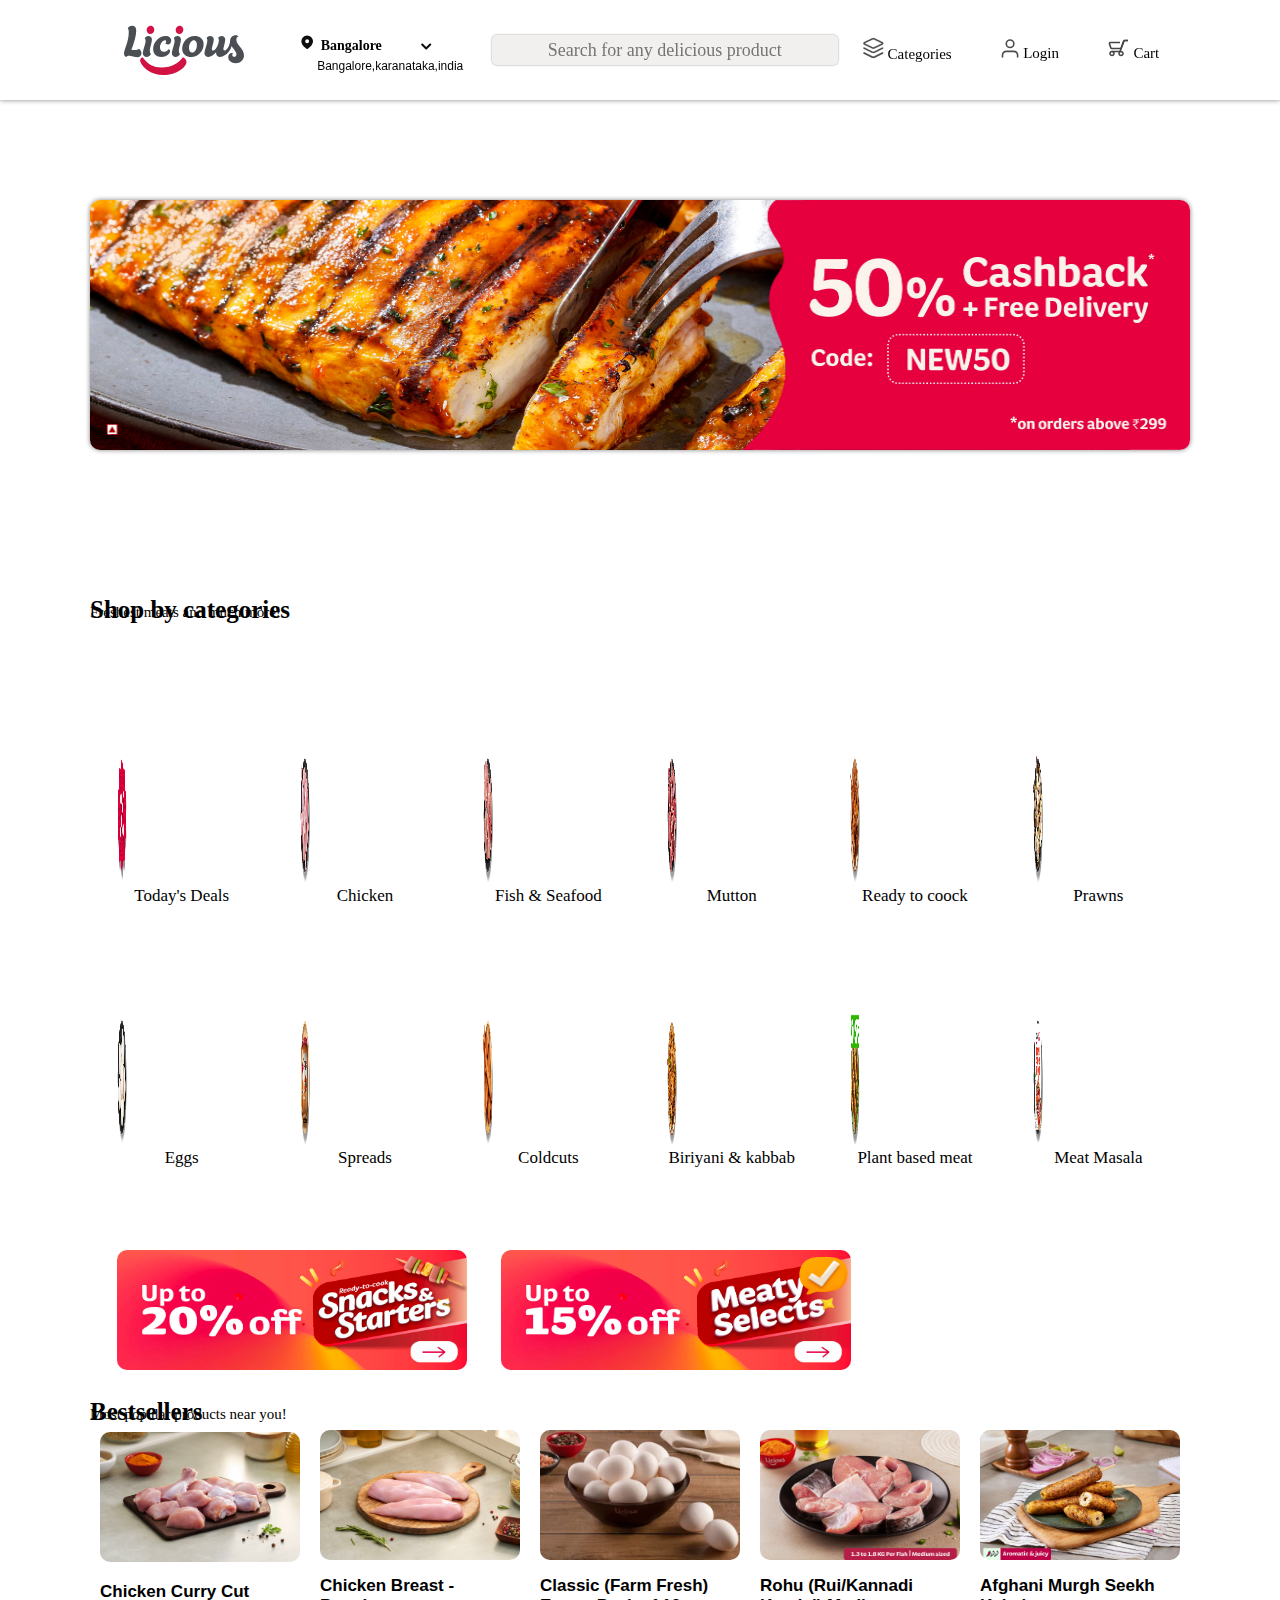
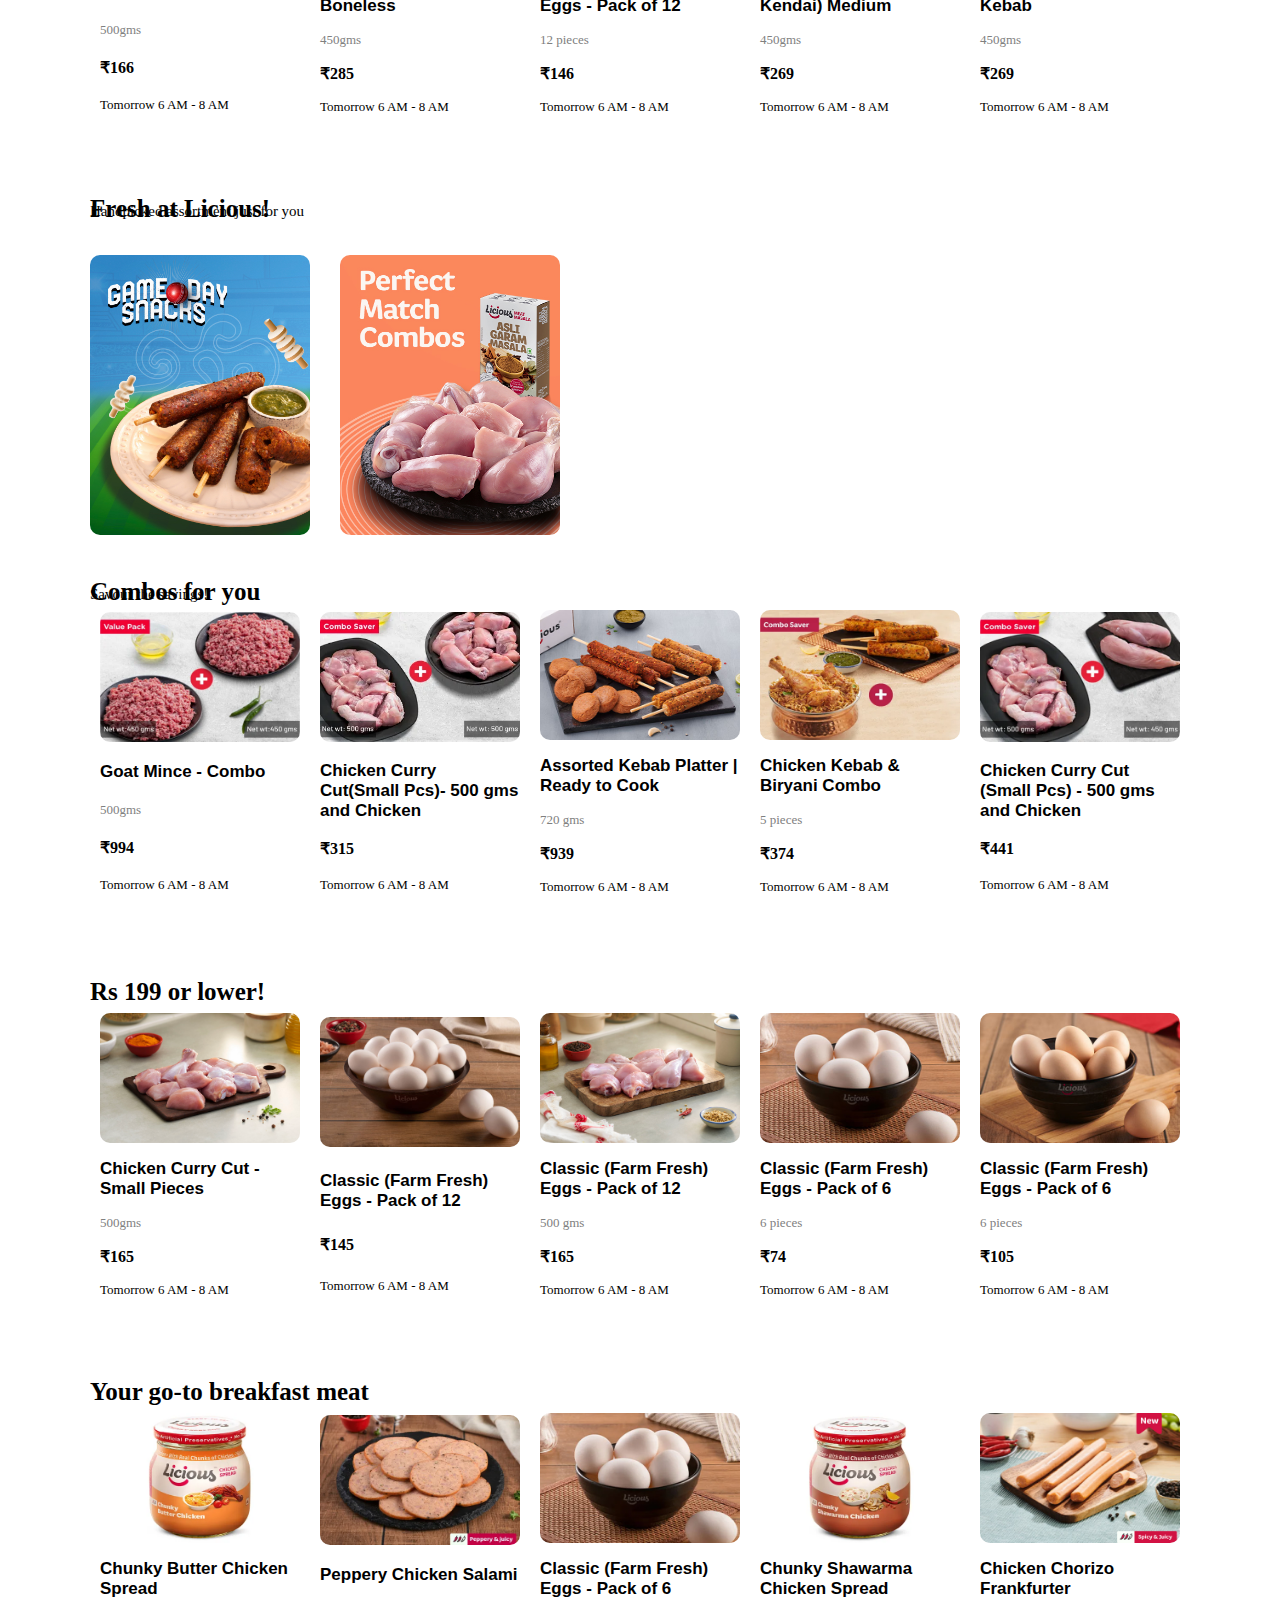
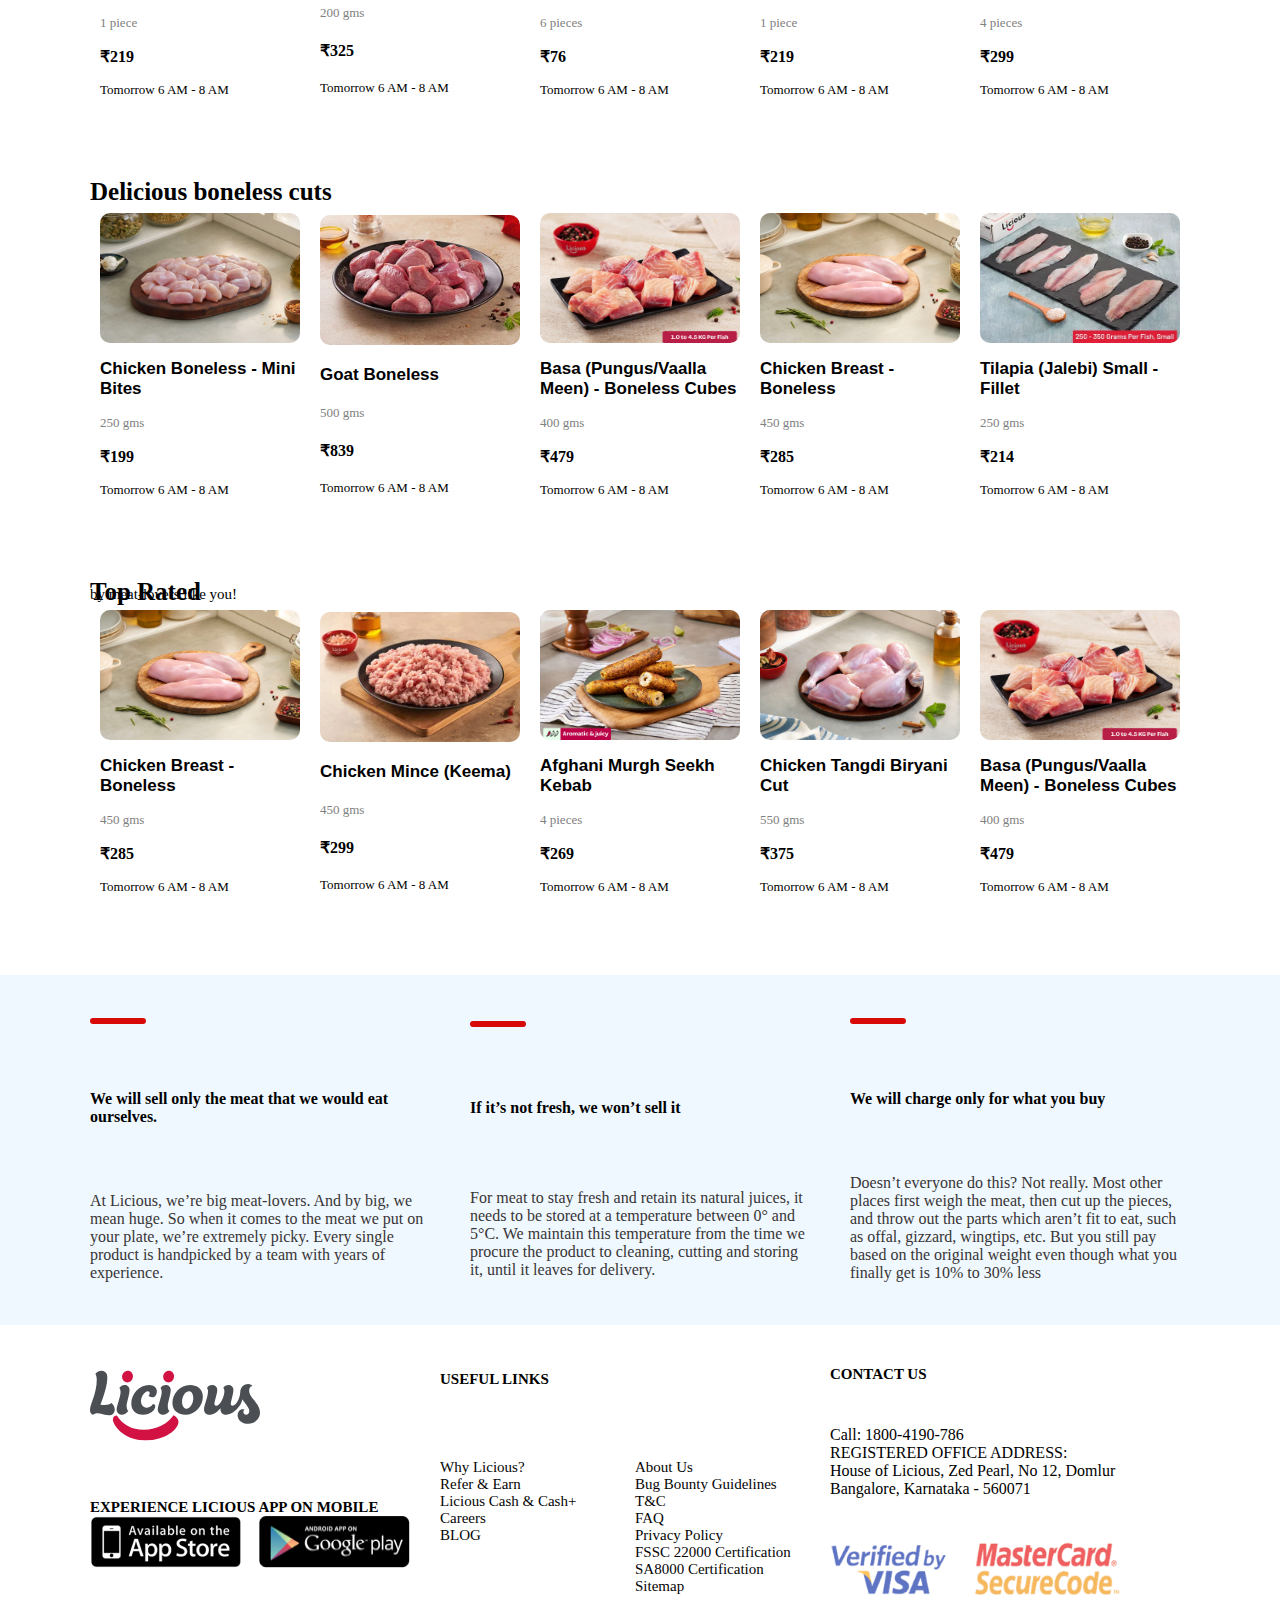
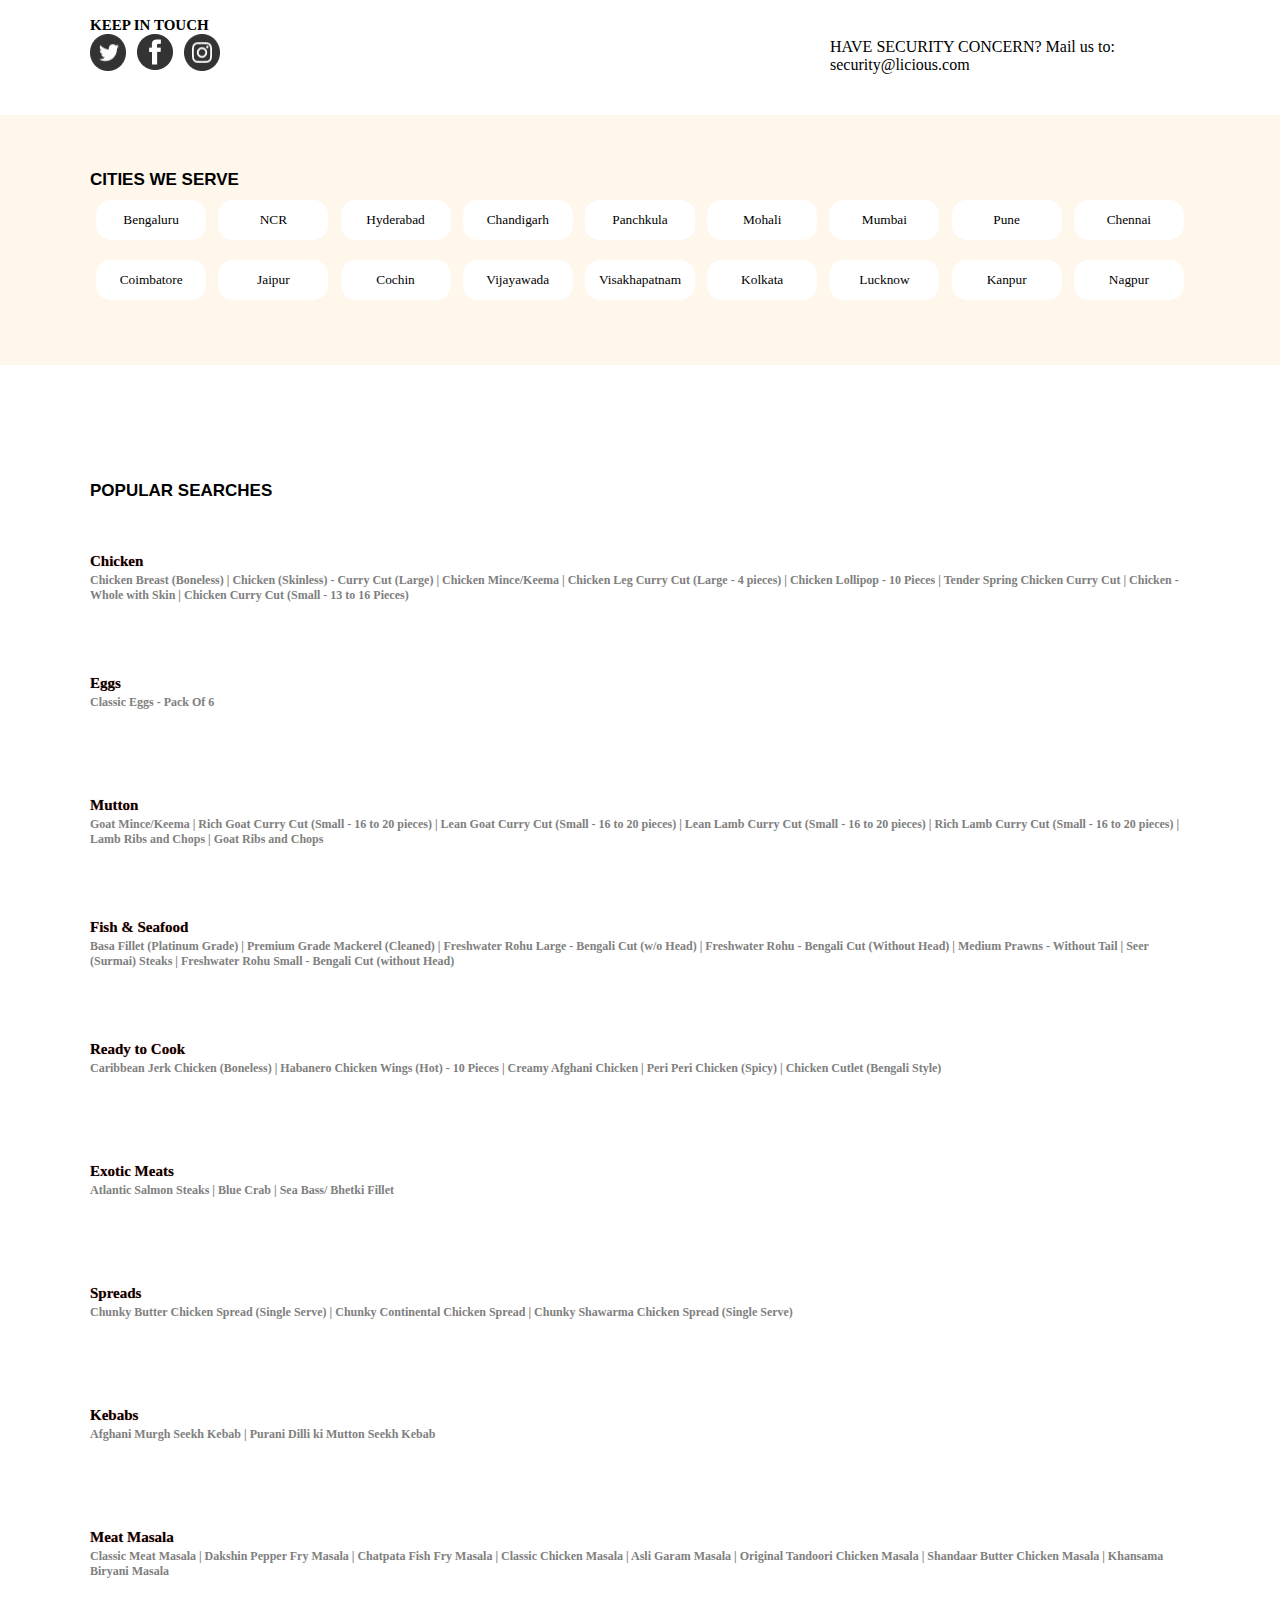
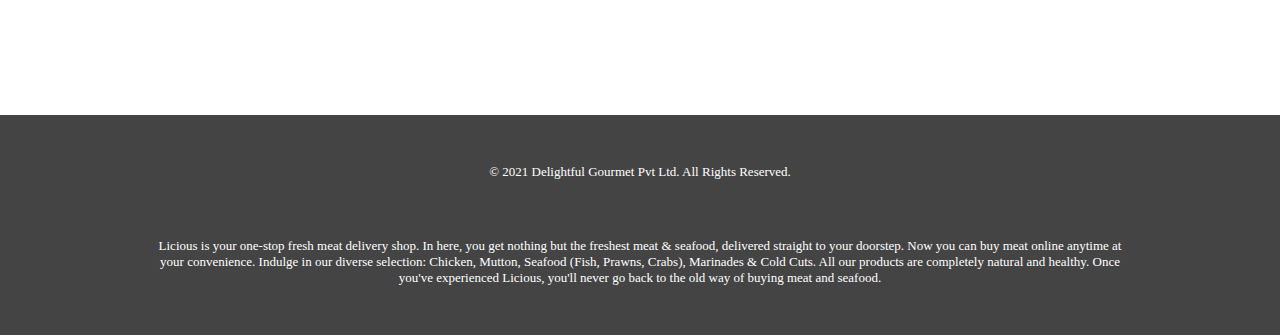
<file: index.html>
<!DOCTYPE html>
<html lang="en">
  <head>
    <meta charset="UTF-8" />
    <meta http-equiv="X-UA-Compatible" content="IE=edge" />
    <meta name="viewport" content="width=device-width, initial-scale=1.0" />
    <title>meat delivery shop</title>
    <link rel="icon" type="" href="logo.img/icon-meat.png " />
    <link rel="stylesheet" href="style.css" />
    <link rel="stylesheet" href="style-query.css" />
    <link href="https://cdn.jsdelivr.net/npm/bootstrap@5.0.2/dist/css/bootstrap.min.css" rel="stylesheet" integrity="sha384-EVSTQN3/azprG1Anm3QDgpJLIm9Nao0Yz1ztcQTwFspd3yD65VohhpuuCOmLASjC" crossorigin="anonymous">
  </head>

  <body>
    <nav class="main-navbar">
      <div class="subnav">
        <div class="img-searchbar">
        <img src="logo.img/licious-logo.svg" class="nav-logo" />
        <div>
          <img src="logo.img/location-pin.svg" alt="" />
          <div class="dropdown">
            <input
              type="text"
              onclick="myFunction()"
              class="dropbtn"
              value=" Bangalore "
            />
            <img src="logo.img/new_chevron.svg" alt="" />
            <div id="myDropdown" class="dropdown-content">
              <input
                type="text"
                placeholder="Search.."
                id="myInput"
                onkeyup="filterFunction()"
              />
              <a href="#about">Kochi,Eranakulam,india</a>
              <a href="#base">Mumbai,india</a>
              <a href="#blog">Goa,india</a>
              <a href="#contact">calicut,kerala,india</a>
              <a href="#custom">nilambu,kerala,india</a>
              <a href="#support">jammu,kashmir,india</a>
            </div>
          </div>
          <p class="loc-p">Bangalore,karanataka,india</p>
        </div>
      </div>
        <input
          type="text"
          class="Searchbar"
          src="logo.img/categories-grey.svg"
          placeholder="Search for any delicious product"
        />
<div class="login-div">
        <div>
          <a href="categorie.html"
            ><img src="logo.img/categories-grey.svg" alt=""
          /></a>
          <a class="login-link" href="categorie.html">Categories</a>
        </div>
        <div>
          <a href="login.html">
            <img src="logo.img/profile-grey.svg" alt=""
          /></a>
          <a class="login-link" href="login.html">Login</a>
        </div>
        <div>
          <a href="cart.html"><img src="logo.img/cart.svg" alt="" /></a>
          <a class="login-link" href="cart.html">Cart</a>
        </div>
      </div>
      </div>
    </nav>

    <div class="frst-body">
      <img src="body.img/main.img" class="frst-body-img" />
    </div>

    <div class="second-body">
      <div class="second-text-div">
        <p class="second-text">Shop by categories</p>
        <p class="second-subtext">Freshest meats and much more!</p>
      </div>

      <div class="card-div">
        <div class="card-row">
        <div class="second-card">
          <img src="body.img/Todays_Deal_1.png" class="card-img" />
          <p class="card-name">Today's Deals</p>
        </div>
        <div class="second-card">
          <img src="body.img/Chicken_(1)_(1).png" class="card-img" />
          <p class="card-name">Chicken</p>
        </div>
        <div class="second-card">
          <img src="body.img/Fish_(1)_(1)_(1).png" class="card-img" />
          <p class="card-name">Fish & Seafood</p>
        </div>
      </div>
      <div class="card-row">
        <div class="second-card">
          <img src="body.img/Mutton_(1)_(1).png" class="card-img" />
          <p class="card-name">Mutton</p>
        </div>

        <div class="second-card">
          <img src="body.img/All-Cat-Icon-Images_(1).png" class="card-img" />
          <p class="card-name">Ready to coock</p>
        </div>
        <div class="second-card">
          <img src="body.img/Prawns.png" class="card-img" />
          <p class="card-name">Prawns</p>
        </div>
      </div>
      </div>
      <div class="card-div">
        <div class="card-row">
        <div class="second-card">
          <img src="body.img/Eggs.png" class="card-img" />
          <p class="card-name">Eggs</p>
        </div>
        <div class="second-card">
          <img src="body.img/spreads-transparent_(5).png" class="card-img" />
          <p class="card-name">Spreads</p>
        </div>
        <div class="second-card">
          <img src="body.img/Coldcuts.png" class="card-img" />
          <p class="card-name">Coldcuts</p>
        </div>
      </div>
      <div class="card-row">
        <div class="second-card">
          <img src="body.img/Biryani_(1).png" class="card-img" />
          <p class="card-name">Biriyani & kabbab</p>
        </div>
        <div class="second-card">
          <img src="body.img/Uncrave.png" class="card-img" />
          <p class="card-name">Plant based meat</p>
        </div>
        <div class="second-card">
          <img src="body.img/Masala_1.png" class="card-img" />
          <p class="card-name">Meat Masala</p>
        </div>
      </div>
      </div>
    </div>

    <div class="offer-div">
      <d iv class="offer-subdiv">
        <img src="body.img/offer.img1.jpeg" class="offer-img" />
        <img src="body.img/offer.img2.jpeg" class="offer-img" />
      </div>
    </div>

    <div class="third-div">
      <div class="thrd-subdiv">
        <p class="second-text">Bestsellers</p>
        <p class="second-subtext">Most popular products near you!</p>
        <div class="thrd-carddiv">
          <div class="thrd-cardrow">
          <div class="thrd-card">
            <img src="body.img/thrd-card1.jpg" class="thrd-cardimg" />
            <span class="thrd-cardtext">Chicken Curry Cut </span>
            <p class="card-gms">500gms</p>
            <p class="card-rate">₹166</p>
            <p class="card-time">Tomorrow 6 AM - 8 AM</p>
          </div>
          <div class="thrd-card">
            <img src="body.img/thrd-card2.jpg" class="thrd-cardimg" />
            <span class="thrd-cardtext">Chicken Breast - Boneless </span>
            <p class="card-gms">450gms</p>
            <p class="card-rate">₹285</p>
            <p class="card-time">Tomorrow 6 AM - 8 AM</p>
          </div>
          <div class="thrd-card">
            <img src="body.img/thrd-card3.jpg" class="thrd-cardimg" />
            <span class="thrd-cardtext"
              >Classic (Farm Fresh) Eggs - Pack of 12
            </span>
            <p class="card-gms">12 pieces</p>
            <p class="card-rate">₹146</p>
            <p class="card-time">Tomorrow 6 AM - 8 AM</p>
          </div>
        </div>
        <div class="thrd-cardrow1">
          <div class="thrd-card">
            <img src="body.img/thrd-card4.jpg" class="thrd-cardimg" />
            <span class="thrd-cardtext">Rohu (Rui/Kannadi Kendai) Medium </span>
            <p class="card-gms">450gms</p>
            <p class="card-rate">₹269</p>
            <p class="card-time">Tomorrow 6 AM - 8 AM</p>
          </div>
          <div class="thrd-card">
            <img src="body.img/thrd-card5.jpg" class="thrd-cardimg" />
            <span class="thrd-cardtext">Afghani Murgh Seekh Kebab </span>
            <p class="card-gms">450gms</p>
            <p class="card-rate">₹269</p>
            <p class="card-time">Tomorrow 6 AM - 8 AM</p>
          </div>
        </div>
        </div>
      </div>
    </div>

    <div class="forth-div">
      <div class="forth-texdiv">
        <p class="second-text">Fresh at Licious!</p>
        <p class="second-subtext">Handpicked assortment just for you</p>
      </div>
      <div class="forth-carddiv">
        <img src="body.img/game_zone.jpeg" class="forth-cardimg" />
        <img src="body.img/Perfect_Match.jpeg" class="forth-cardimg" />
      </div>
    </div>

    <div class="third-div">
      <div class="thrd-subdiv">
        <p class="second-text">Combos for you</p>
        <p class="second-subtext">Savour the savings!</p>
        <div class="thrd-carddiv">
          <div class="thrd-cardrow"> 
          <div class="thrd-card">
            <img src="body.img/fifth-card1.webp" class="thrd-cardimg" />
            <span class="thrd-cardtext">Goat Mince - Combo</span>
            <p class="card-gms">500gms</p>
            <p class="card-rate">₹994</p>
            <p class="card-time">Tomorrow 6 AM - 8 AM</p>
          </div>
          <div class="thrd-card">
            <img src="body.img/fifth-card2.webp" class="thrd-cardimg" />
            <span class="thrd-cardtext"
              >Chicken Curry Cut(Small Pcs)- 500 gms and Chicken
            </span>
            <p class="card-rate">₹315</p>
            <p class="card-time">Tomorrow 6 AM - 8 AM</p>
          </div>
          <div class="thrd-card">
            <img
              src="body.img/fifth-card3.1144--2021-10-1909_44_02--1818"
              class="thrd-cardimg"
            />
            <span class="thrd-cardtext"
              >Assorted Kebab Platter | Ready to Cook
            </span>
            <p class="card-gms">720 gms</p>
            <p class="card-rate">₹939</p>
            <p class="card-time">Tomorrow 6 AM - 8 AM</p>
          </div>
        </div>
        <div class="thrd-cardrow1"> 
          <div class="thrd-card">
            <img src="body.img/fifth-card4.webp" class="thrd-cardimg" />
            <span class="thrd-cardtext">Chicken Kebab & Biryani Combo</span>
            <p class="card-gms">5 pieces</p>
            <p class="card-rate">₹374</p>
            <p class="card-time">Tomorrow 6 AM - 8 AM</p>
          </div>
          <div class="thrd-card">
            <img src="body.img/fifth-card5.webp" class="thrd-cardimg" />
            <span class="thrd-cardtext"
              >Chicken Curry Cut (Small Pcs) - 500 gms and Chicken</span
            >
            <p class="card-rate">₹441</p>
            <p class="card-time">Tomorrow 6 AM - 8 AM</p>
          </div>
        </div>
        </div>
      </div>
    </div>

    <div class="third-div">
      <div class="thrd-subdiv">
        <p class="second-text">Rs 199 or lower!</p>
        <div class="thrd-carddiv">
          <div class="thrd-cardrow"> 
          <div class="thrd-card">
            <img src="body.img/fifth-card6.jpg" class="thrd-cardimg" />
            <span class="thrd-cardtext">Chicken Curry Cut - Small Pieces</span>
            <p class="card-gms">500gms</p>
            <p class="card-rate">₹165</p>
            <p class="card-time">Tomorrow 6 AM - 8 AM</p>
          </div>
          <div class="thrd-card">
            <img src="body.img/fifth-card7.jpg" class="thrd-cardimg" />
            <span class="thrd-cardtext"
              >Classic (Farm Fresh) Eggs - Pack of 12
            </span>
            <p class="card-rate">₹145</p>
            <p class="card-time">Tomorrow 6 AM - 8 AM</p>
          </div>
          <div class="thrd-card">
            <img src="body.img/fifth-card8.jpg" class="thrd-cardimg" />
            <span class="thrd-cardtext"
              >Classic (Farm Fresh) Eggs - Pack of 12</span
            >
            <p class="card-gms">500 gms</p>
            <p class="card-rate">₹165</p>
            <p class="card-time">Tomorrow 6 AM - 8 AM</p>
          </div>
          </div>
          <div class="thrd-cardrow1"> 
          <div class="thrd-card">
            <img src="body.img/fifth-card9.jpg" class="thrd-cardimg" />
            <span class="thrd-cardtext"
              >Classic (Farm Fresh) Eggs - Pack of 6</span
            >
            <p class="card-gms">6 pieces</p>
            <p class="card-rate">₹74</p>
            <p class="card-time">Tomorrow 6 AM - 8 AM</p>
          </div>
          <div class="thrd-card">
            <img src="body.img/fifth-card10.jpg" class="thrd-cardimg" />
            <span class="thrd-cardtext"
              >Classic (Farm Fresh) Eggs - Pack of 6</span
            >
            <p class="card-gms">6 pieces</p>

            <p class="card-rate">₹105</p>
            <p class="card-time">Tomorrow 6 AM - 8 AM</p>
          </div>
          </div>
        </div>
      </div>
    </div>

    <div class="third-div">
      <div class="thrd-subdiv">
        <p class="second-text">Your go-to breakfast meat</p>
        <div class="thrd-carddiv">
          <div class="thrd-cardrow"> 
          <div class="thrd-card">
            <img src="body.img/fifth-card11.webp" class="thrd-cardimg" />
            <span class="thrd-cardtext">Chunky Butter Chicken Spread</span>
            <p class="card-gms">1 piece</p>
            <p class="card-rate">₹219</p>
            <p class="card-time">Tomorrow 6 AM - 8 AM</p>
          </div>
          <div class="thrd-card">
            <img src="body.img/fifth-card12.webp" class="thrd-cardimg" />
            <span class="thrd-cardtext">Peppery Chicken Salami </span>
            <p class="card-gms">200 gms</p>
            <p class="card-rate">₹325</p>
            <p class="card-time">Tomorrow 6 AM - 8 AM</p>
          </div>
          <div class="thrd-card">
            <img src="body.img/fifth-card13.webp" class="thrd-cardimg" />
            <span class="thrd-cardtext"
              >Classic (Farm Fresh) Eggs - Pack of 6</span
            >
            <p class="card-gms">6 pieces</p>
            <p class="card-rate">₹76</p>
            <p class="card-time">Tomorrow 6 AM - 8 AM</p>
          </div>
          </div>
          <div class="thrd-cardrow1"> 
          <div class="thrd-card">
            <img src="body.img/fifth-card14.webp" class="thrd-cardimg" />
            <span class="thrd-cardtext">Chunky Shawarma Chicken Spread</span>
            <p class="card-gms">1 piece</p>
            <p class="card-rate">₹219</p>
            <p class="card-time">Tomorrow 6 AM - 8 AM</p>
          </div>
          <div class="thrd-card">
            <img src="body.img/fifth-card15.jpg" class="thrd-cardimg" />
            <span class="thrd-cardtext">Chicken Chorizo Frankfurter</span>
            <p class="card-gms">4 pieces</p>

            <p class="card-rate">₹299</p>
            <p class="card-time">Tomorrow 6 AM - 8 AM</p>
          </div>
          </div>

        </div>
      </div>
    </div>

    <div class="third-div">
      <div class="thrd-subdiv">
        <p class="second-text">Delicious boneless cuts</p>
        <div class="thrd-carddiv">
          <div class="thrd-cardrow"> 
          <div class="thrd-card">
            <img src="body.img/fifth-card16.jpg" class="thrd-cardimg" />
            <span class="thrd-cardtext">Chicken Boneless - Mini Bites</span>
            <p class="card-gms">250 gms</p>
            <p class="card-rate">₹199</p>
            <p class="card-time">Tomorrow 6 AM - 8 AM</p>
          </div>
          <div class="thrd-card">
            <img src="body.img/fifth-card17.webp" class="thrd-cardimg" />
            <span class="thrd-cardtext">Goat Boneless </span>
            <p class="card-gms">500 gms</p>
            <p class="card-rate">₹839</p>
            <p class="card-time">Tomorrow 6 AM - 8 AM</p>
          </div>
          <div class="thrd-card">
            <img src="body.img/fifth-card18.jpg" class="thrd-cardimg" />
            <span class="thrd-cardtext"
              >Basa (Pungus/Vaalla Meen) - Boneless Cubes</span
            >
            <p class="card-gms">400 gms</p>
            <p class="card-rate">₹479</p>
            <p class="card-time">Tomorrow 6 AM - 8 AM</p>
          </div>
          </div>
          <div class="thrd-cardrow1"> 
          <div class="thrd-card">
            <img src="body.img/fifth-card19.jpg" class="thrd-cardimg" />
            <span class="thrd-cardtext">Chicken Breast - Boneless</span>
            <p class="card-gms">450 gms</p>
            <p class="card-rate">₹285</p>
            <p class="card-time">Tomorrow 6 AM - 8 AM</p>
          </div>
          <div class="thrd-card">
            <img src="body.img/fifth-card20.webp" class="thrd-cardimg" />
            <span class="thrd-cardtext">Tilapia (Jalebi) Small - Fillet</span>
            <p class="card-gms">250 gms</p>

            <p class="card-rate">₹214</p>
            <p class="card-time">Tomorrow 6 AM - 8 AM</p>
          </div>
          </div>
        </div>
      </div>
    </div>

    <div class="third-div">
      <div class="thrd-subdiv">
        <p class="second-text">Top Rated</p>
        <p class="second-subtext">by meat-lovers like you!</p>

        <div class="thrd-carddiv">
          <div class="thrd-cardrow"> 
          <div class="thrd-card">
            <img src="body.img/fifth-card21.jpg" class="thrd-cardimg" />
            <span class="thrd-cardtext">Chicken Breast - Boneless</span>
            <p class="card-gms">450 gms</p>
            <p class="card-rate">₹285</p>
            <p class="card-time">Tomorrow 6 AM - 8 AM</p>
          </div>
          <div class="thrd-card">
            <img src="body.img/fifth-card22.webp" class="thrd-cardimg" />
            <span class="thrd-cardtext">Chicken Mince (Keema) </span>
            <p class="card-gms">450 gms</p>
            <p class="card-rate">₹299</p>
            <p class="card-time">Tomorrow 6 AM - 8 AM</p>
          </div>
          <div class="thrd-card">
            <img src="body.img/fifth-card23.webp" class="thrd-cardimg" />
            <span class="thrd-cardtext">Afghani Murgh Seekh Kebab</span>
            <p class="card-gms">4 pieces</p>
            <p class="card-rate">₹269</p>
            <p class="card-time">Tomorrow 6 AM - 8 AM</p>
          </div>
          </div>
          <div class="thrd-cardrow1"> 
          <div class="thrd-card">
            <img src="body.img/fifth-card24.jpg" class="thrd-cardimg" />
            <span class="thrd-cardtext">Chicken Tangdi Biryani Cut</span>
            <p class="card-gms">550 gms</p>
            <p class="card-rate">₹375</p>
            <p class="card-time">Tomorrow 6 AM - 8 AM</p>
          </div>
          <div class="thrd-card">
            <img src="body.img/fifth-card25.jpg" class="thrd-cardimg" />
            <span class="thrd-cardtext"
              >Basa (Pungus/Vaalla Meen) - Boneless Cubes</span
            >
            <p class="card-gms">400 gms</p>

            <p class="card-rate">₹479</p>
            <p class="card-time">Tomorrow 6 AM - 8 AM</p>
          </div>
          </div>
        </div>
      </div>
    </div>

    <div class="review-div">
      <div class="review-subdiv">
        <div class="review-box">
          <div class="border-box"></div>
          <p class="box-heading">
            We will sell only the meat that we would eat ourselves.
          </p>
          <p class="box-para">
            At Licious, we’re big meat-lovers. And by big, we mean huge. So when
            it comes to the meat we put on your plate, we’re extremely picky.
            Every single product is handpicked by a team with years of
            experience.
          </p>
        </div>
        <div class="review-box">
          <div class="border-box"></div>
          <p class="box-heading">If it’s not fresh, we won’t sell it</p>
          <p class="box-para">
            For meat to stay fresh and retain its natural juices, it needs to be
            stored at a temperature between 0° and 5°C. We maintain this
            temperature from the time we procure the product to cleaning,
            cutting and storing it, until it leaves for delivery.
          </p>
        </div>
        <div class="review-box">
          <div class="border-box"></div>
          <p class="box-heading">We will charge only for what you buy</p>
          <p class="box-para">
            Doesn’t everyone do this? Not really. Most other places first weigh
            the meat, then cut up the pieces, and throw out the parts which
            aren’t fit to eat, such as offal, gizzard, wingtips, etc. But you
            still pay based on the original weight even though what you finally
            get is 10% to 30% less
          </p>
        </div>
      </div>
    </div>

    <footer class="footer">
      <div class="sub-footer">
        <div class="footer-div1">
          <img src="logo.img/licious-logo.svg" class="footer-logo" />
          <div>
            <h1 class="footer-heading">EXPERIENCE LICIOUS APP ON MOBILE</h1>
            <div class="footer-imgdiv">
              <img src="body.img/footer-img1.webp" class="footer-img" />
              <img src="body.img/footer-img2.webp"class="footer-img"/>
            </div>
          </div>
          <div>
            <h1 class="footer-heading">KEEP IN TOUCH</h1>
            <div class="footer-logodiv">
              <img src="body.img/twitter-homepage.webp" class="footerlogo" />
              <img src="body.img/fb-homepage.webp" class="footerlogo" />
              <img src="body.img/insta-homepage.webp" class="footerlogo" />
            </div>
          </div>
        </div>

        <div class="footer-div2">
          <h1 class="footer-heading">USEFUL LINKS</h1>
          <div class="sub-div2">
            <div class="sub2-div2">
              <a class="footer-link" href="">Why Licious?</a>
              <a class="footer-link" href="">Refer & Earn</a>
              <a class="footer-link" href="">Licious Cash & Cash+</a>
              <a class="footer-link" href="">Careers</a>
              <a class="footer-link" href="">BLOG</a>
              <a href=""></a>
            </div>

            <div class="sub2-div2">
              <a class="footer-link" href="">About Us</a>
              <a class="footer-link" href="">Bug Bounty Guidelines</a>
              <a class="footer-link" href="">T&C</a>
              <a class="footer-link" href="">FAQ</a>
              <a class="footer-link" href="">Privacy Policy</a>
              <a class="footer-link" href="">FSSC 22000 Certification</a>
              <a class="footer-link" href="">SA8000 Certification</a>
              <a class="footer-link" href="">Sitemap</a>
              <a href=""></a>
            </div>
          </div>
        </div>

        <div class="footer-lastdiv">
          <h1 class="footer-heading">CONTACT US</h1>
          <div class="span-div">
            <span class="ft-span">
              Call: 1800-4190-786 <br />

              REGISTERED OFFICE ADDRESS: <br />
              House of Licious, Zed Pearl, No 12, Domlur <br />
              Bangalore, Karnataka - 560071
            </span>
          </div>
          <img src="body.img/visa-1.webp" class="visa-img" />
          <p class="overflw">HAVE SECURITY CONCERN? Mail us to: security@licious.com</p>
        </div>
      </div>
    </footer>

    <div class="city-footer">
      <div class="sub-city">
        <p class="city-text">CITIES WE SERVE</p>
        <div class="city-buttondiv">
          <button class="city-button">Bengaluru</button>
          <button class="city-button">NCR</button>
          <button class="city-button">Hyderabad</button>
          <button class="city-button">Chandigarh</button>
          <button class="city-button">Panchkula</button>
          <button class="city-button">Mohali</button>
          <button class="city-button">Mumbai</button>
          <button class="city-button">Pune</button>
          <button class="city-button">Chennai</button>
        </div>
        <div class="city-buttondiv">
          <button class="city-button">Coimbatore</button>
          <button class="city-button">Jaipur</button>
          <button class="city-button">Cochin</button>
          <button class="city-button">Vijayawada</button>
          <button class="city-button">Visakhapatnam</button>
          <button class="city-button">Kolkata</button>
          <button class="city-button">Lucknow</button>
          <button class="city-button">Kanpur</button>
          <button class="city-button">Nagpur</button>
        </div>
      </div>
    </div>

    <div class="fifth-body">
      <div class="fifth-subdiv">
        <p class="city-text">POPULAR SEARCHES</p>
        <div class="fifth-menus">
          <p class="fifth-menushead">Chicken</p>
          <p class="menu-details">
            Chicken Breast (Boneless) | Chicken (Skinless) - Curry Cut (Large) |
            Chicken Mince/Keema | Chicken Leg Curry Cut (Large - 4 pieces) |
            Chicken Lollipop - 10 Pieces | Tender Spring Chicken Curry Cut |
            Chicken - Whole with Skin | Chicken Curry Cut (Small - 13 to 16
            Pieces)
          </p>
        </div>
        <div class="fifth-menus">
          <p class="fifth-menushead">Eggs</p>
          <p class="menu-details">Classic Eggs - Pack Of 6</p>
        </div>
        <div class="fifth-menus">
          <p class="fifth-menushead">Mutton</p>
          <p class="menu-details">
            Goat Mince/Keema | Rich Goat Curry Cut (Small - 16 to 20 pieces) |
            Lean Goat Curry Cut (Small - 16 to 20 pieces) | Lean Lamb Curry Cut
            (Small - 16 to 20 pieces) | Rich Lamb Curry Cut (Small - 16 to 20
            pieces) | Lamb Ribs and Chops | Goat Ribs and Chops
          </p>
        </div>
        <div class="fifth-menus">
          <p class="fifth-menushead">Fish & Seafood</p>
          <p class="menu-details">
            Basa Fillet (Platinum Grade) | Premium Grade Mackerel (Cleaned) |
            Freshwater Rohu Large - Bengali Cut (w/o Head) | Freshwater Rohu -
            Bengali Cut (Without Head) | Medium Prawns - Without Tail | Seer
            (Surmai) Steaks | Freshwater Rohu Small - Bengali Cut (without Head)
          </p>
        </div>
        <div class="fifth-menus">
          <p class="fifth-menushead">Ready to Cook</p>
          <p class="menu-details">
            Caribbean Jerk Chicken (Boneless) | Habanero Chicken Wings (Hot) -
            10 Pieces | Creamy Afghani Chicken | Peri Peri Chicken (Spicy) |
            Chicken Cutlet (Bengali Style)
          </p>
        </div>
        <div class="fifth-menus">
          <p class="fifth-menushead">Exotic Meats</p>
          <p class="menu-details">
            Atlantic Salmon Steaks | Blue Crab | Sea Bass/ Bhetki Fillet
          </p>
        </div>
        <div class="fifth-menus">
          <p class="fifth-menushead">Spreads</p>
          <p class="menu-details">
            Chunky Butter Chicken Spread (Single Serve) | Chunky Continental
            Chicken Spread | Chunky Shawarma Chicken Spread (Single Serve)
          </p>
        </div>
        <div class="fifth-menus">
          <p class="fifth-menushead">Kebabs</p>
          <p class="menu-details">
            Afghani Murgh Seekh Kebab | Purani Dilli ki Mutton Seekh Kebab
          </p>
        </div>
        <div class="fifth-menus">
          <p class="fifth-menushead">Meat Masala</p>
          <p class="menu-details">
            Classic Meat Masala | Dakshin Pepper Fry Masala | Chatpata Fish Fry
            Masala | Classic Chicken Masala | Asli Garam Masala | Original
            Tandoori Chicken Masala | Shandaar Butter Chicken Masala | Khansama
            Biryani Masala
          </p>
        </div>
      </div>
    </div>

    <div class="last-footer">
      <div class="last-subfoot">
        <p class="last-foottext">
          © 2021 Delightful Gourmet Pvt Ltd. All Rights Reserved.
        </p>
        <p class="last-foottext">
          Licious is your one-stop fresh meat delivery shop. In here, you get
          nothing but the freshest meat & seafood, delivered straight to your
          doorstep. Now you can buy meat online anytime at your convenience.
          Indulge in our diverse selection: Chicken, Mutton, Seafood (Fish,
          Prawns, Crabs), Marinades & Cold Cuts. All our products are completely
          natural and healthy. Once you've experienced Licious, you'll never go
          back to the old way of buying meat and seafood.
        </p>
      </div>
    </div>



  
   <script src="script.js"></script>
    <script src="https://cdn.jsdelivr.net/npm/@popperjs/core@2.9.2/dist/umd/popper.min.js" integrity="sha384-IQsoLXl5PILFhosVNubq5LC7Qb9DXgDA9i+tQ8Zj3iwWAwPtgFTxbJ8NT4GN1R8p" crossorigin="anonymous"></script>
    <script src="https://cdn.jsdelivr.net/npm/bootstrap@5.0.2/dist/js/bootstrap.min.js" integrity="sha384-cVKIPhGWiC2Al4u+LWgxfKTRIcfu0JTxR+EQDz/bgldoEyl4H0zUF0QKbrJ0EcQF" crossorigin="anonymous"></script>
 
  </body>
</html>
</file>
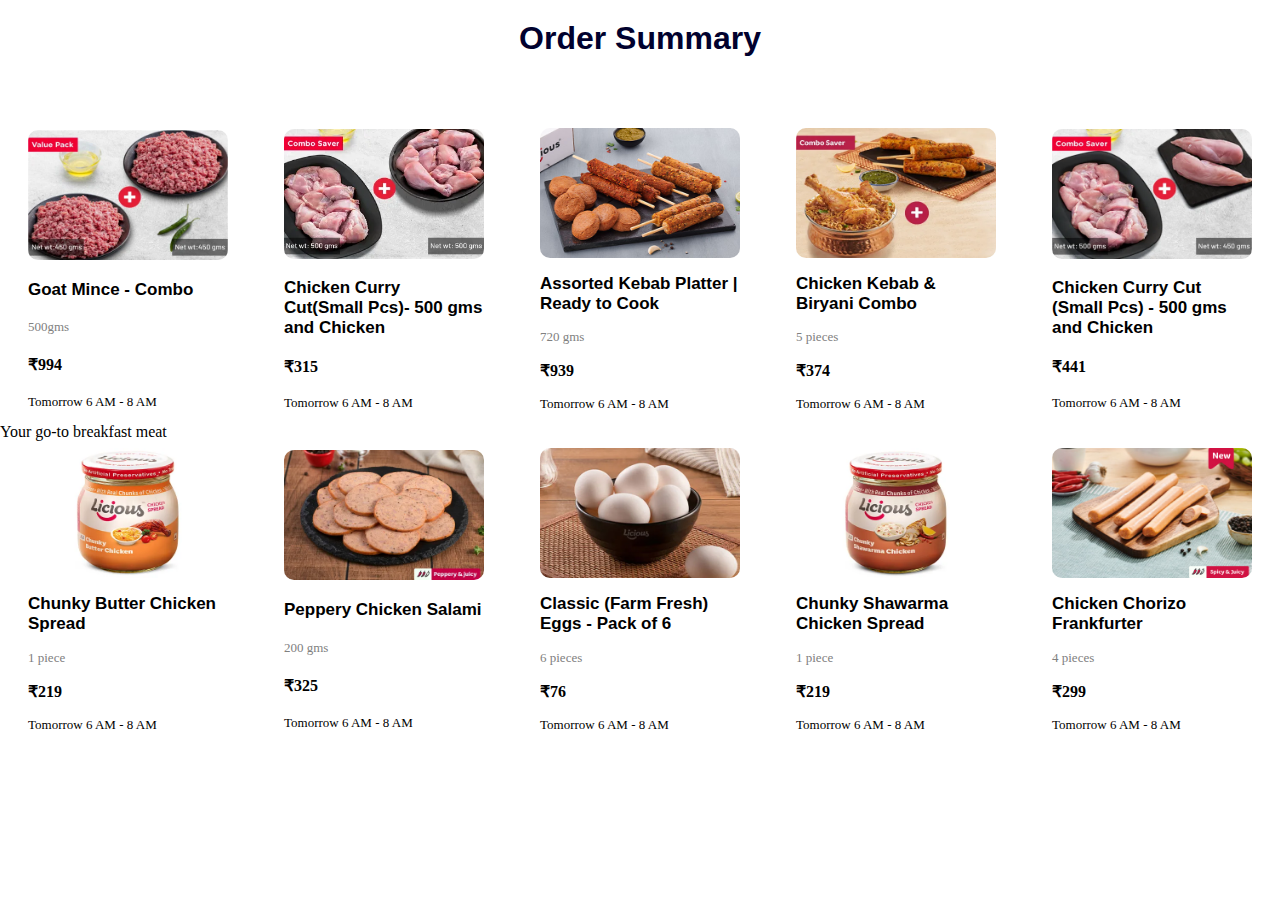
<file: cart.html>
<!DOCTYPE html>
<html lang="en">
<head>
    <meta charset="UTF-8">
    <meta http-equiv="X-UA-Compatible" content="IE=edge">
    <meta name="viewport" content="width=device-width, initial-scale=1.0">
    <title>meat delevery shop</title>
    <link rel="stylesheet" href="cart.css">
    <link rel="icon" type="" href="logo.img/icon-meat.png " >
    <link rel="stylesheet" href="style-query.css">

</head>
<body>
    <div class="cart-div">
        <h1 class="cart-heading">Order Summary</h1>
    </div>

    
          <div class="thrd-carddiv">
            <div class="thrd-card">
              <img src="body.img/fifth-card1.webp" class="thrd-cardimg" />
              <span class="thrd-cardtext">Goat Mince - Combo</span>
              <p class="card-gms">500gms</p>
              <p class="card-rate">₹994</p>
              <p class="card-time">Tomorrow 6 AM - 8 AM</p>
            </div>
            <div class="thrd-card">
              <img src="body.img/fifth-card2.webp" class="thrd-cardimg" />
              <span class="thrd-cardtext"
                >Chicken Curry Cut(Small Pcs)- 500 gms and Chicken
              </span>
              <p class="card-rate">₹315</p>
              <p class="card-time">Tomorrow 6 AM - 8 AM</p>
            </div>
            <div class="thrd-card">
              <img
                src="body.img/fifth-card3.1144--2021-10-1909_44_02--1818"
                class="thrd-cardimg"
              />
              <span class="thrd-cardtext"
                >Assorted Kebab Platter | Ready to Cook
              </span>
              <p class="card-gms">720 gms</p>
              <p class="card-rate">₹939</p>
              <p class="card-time">Tomorrow 6 AM - 8 AM</p>
            </div>
            <div class="thrd-card">
              <img src="body.img/fifth-card4.webp" class="thrd-cardimg" />
              <span class="thrd-cardtext">Chicken Kebab & Biryani Combo</span>
              <p class="card-gms">5 pieces</p>
              <p class="card-rate">₹374</p>
              <p class="card-time">Tomorrow 6 AM - 8 AM</p>
            </div>
            <div class="thrd-card">
              <img src="body.img/fifth-card5.webp" class="thrd-cardimg" />
              <span class="thrd-cardtext"
                >Chicken Curry Cut (Small Pcs) - 500 gms and Chicken</span
              >
              <p class="card-rate">₹441</p>
              <p class="card-time">Tomorrow 6 AM - 8 AM</p>
            </div>
          </div>
        </div>
      </div>
      <div class="third-div">
        <div class="thrd-subdiv">
          <p class="second-text">Your go-to breakfast meat</p>
          <div class="thrd-carddiv">
            <div class="thrd-card">
              <img src="body.img/fifth-card11.webp" class="thrd-cardimg" />
              <span class="thrd-cardtext">Chunky Butter Chicken Spread</span>
              <p class="card-gms">1 piece</p>
              <p class="card-rate">₹219</p>
              <p class="card-time">Tomorrow 6 AM - 8 AM</p>
            </div>
            <div class="thrd-card">
              <img src="body.img/fifth-card12.webp" class="thrd-cardimg" />
              <span class="thrd-cardtext">Peppery Chicken Salami </span>
              <p class="card-gms">200 gms</p>
              <p class="card-rate">₹325</p>
              <p class="card-time">Tomorrow 6 AM - 8 AM</p>
            </div>
            <div class="thrd-card">
              <img src="body.img/fifth-card13.webp" class="thrd-cardimg" />
              <span class="thrd-cardtext"
                >Classic (Farm Fresh) Eggs - Pack of 6</span
              >
              <p class="card-gms">6 pieces</p>
              <p class="card-rate">₹76</p>
              <p class="card-time">Tomorrow 6 AM - 8 AM</p>
            </div>
            <div class="thrd-card">
              <img src="body.img/fifth-card14.webp" class="thrd-cardimg" />
              <span class="thrd-cardtext">Chunky Shawarma Chicken Spread</span>
              <p class="card-gms">1 piece</p>
              <p class="card-rate">₹219</p>
              <p class="card-time">Tomorrow 6 AM - 8 AM</p>
            </div>
            <div class="thrd-card">
              <img src="body.img/fifth-card15.jpg" class="thrd-cardimg" />
              <span class="thrd-cardtext">Chicken Chorizo Frankfurter</span>
              <p class="card-gms">4 pieces</p>
  
              <p class="card-rate">₹299</p>
              <p class="card-time">Tomorrow 6 AM - 8 AM</p>
            </div>
          </div>
        </div>
      </div>
  
    
</body>
</html>
</file>
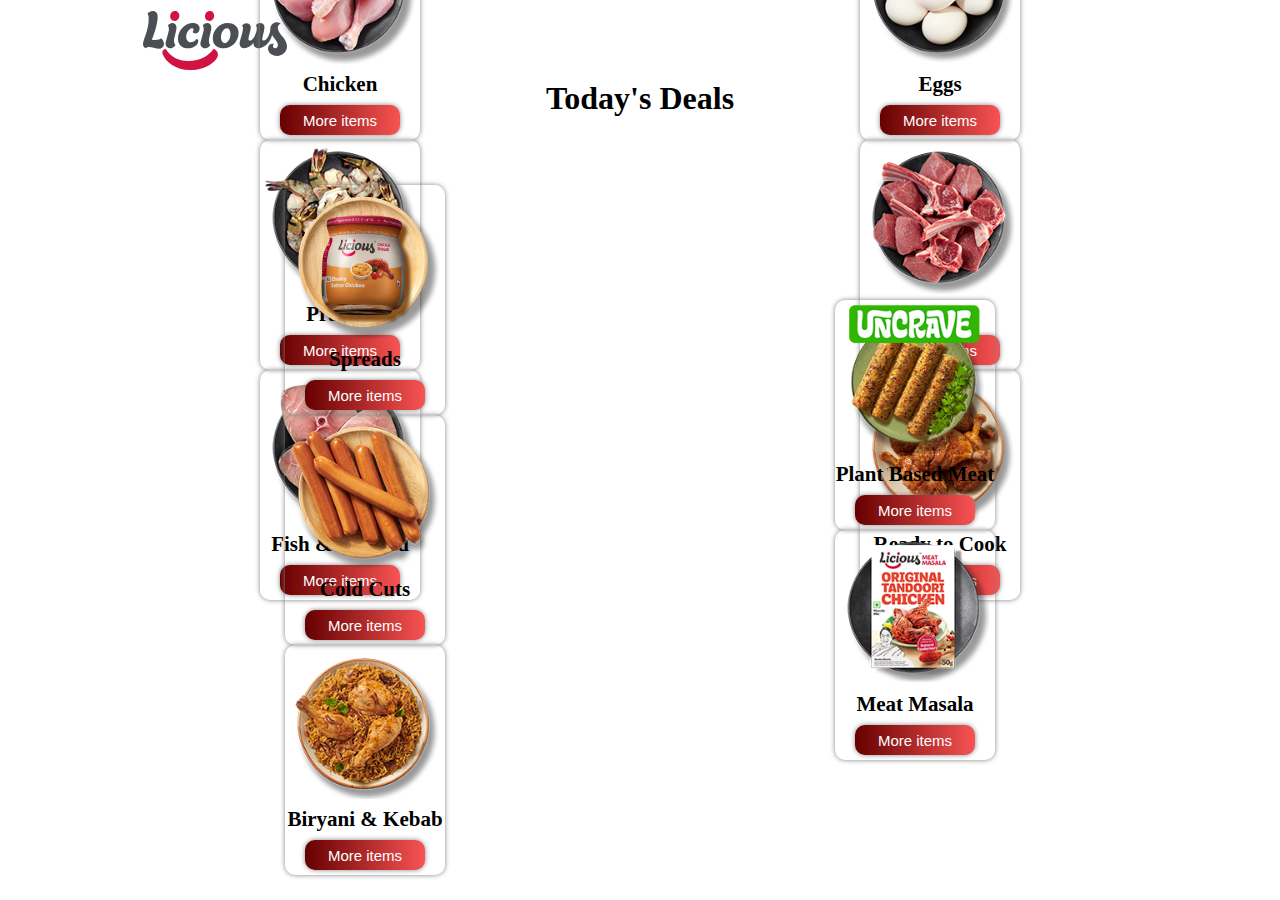
<file: categorie.html>
<!DOCTYPE html>
<html lang="en">
<head>
    <meta charset="UTF-8">
    <meta http-equiv="X-UA-Compatible" content="IE=edge">
    <meta name="viewport" content="width=device-width, initial-scale=1.0">
    <title>meat delevery shop</title>
    <link rel="stylesheet" href="categorie.css">
    <link rel="icon" type="" href="logo.img/icon-meat.png " >
    <link rel="stylesheet" href="style-query.css">
    <link rel="stylesheet" href="cate-query.css">

</head>
<body>
    <div class="main-body">
        <div class="logo-div">
            <img src="logo.img/licious-logo.svg" class="logo-img">
        </div>
        <!-- <img src="body.img/main.img" class="main-img"> -->

        <h1 class="main-heading">Today's Deals</h1>
        <div class="card-div">
            <div class="card-subdiv1">
                <div class="card-rowdiv">
                <div class="card">
                    <img src="body.img/Chicken_(1)_(1).png" class="card-img">
                    <p class="card-name">Chicken</p>
                   <input type="button" onclick="items1()" value="More items" id="button">

                </div>  
                  <div class="card">
                    <img src="body.img/Prawns.png" class="card-img">
                    <p class="card-name">Prawns</p>
                   <input type="button" onclick="items2()" value="More items" id="button">

                </div>
                <div class="card">
                    <img src="body.img/Fish_(1)_(1)_(1).png" class="card-img">
                    <p class="card-name">Fish & Seafood</p>
                   <input type="button" onclick="items3()" value="More items" id="button">

                </div>  
            </div>
            <div class="card-rowdiv">
                <div class="card">
                    <img src="body.img/Eggs.png" class="card-img">
                    <p class="card-name">Eggs</p>
                   <input type="button" onclick="items4()" value="More items" id="button">

                </div>
                <div class="card">
                    <img src="body.img/Mutton_(1)_(1).png" class="card-img">
                    <p class="card-name">Mutton</p>
                   <input type="button" onclick="items5()" value="More items" id="button">

                </div>
                <div class="card">
                    <img src="body.img/All-Cat-Icon-Images_(1).png" class="card-img">
                    <p class="card-name">Ready to Cook</p>
                   <input type="button" onclick="items6()" value="More items" id="button">

                </div>
            </div>
            
              


            </div>
            <div class="card-subdiv">
                <div class="card2-rowdiv">
                <div class="card">
                    <img src="body.img/spreads-transparent_(5).png" class="card-img">
                    <p class="card-name">Spreads</p>
                   <input type="button" onclick="items7()" value="More items" id="button">

                </div>
                <div class="card">
                    <img src="body.img/Coldcuts.png" class="card-img">
                    <p class="card-name">Cold Cuts</p>
                   <input type="button" onclick="items8()" value="More items" id="button">

                </div>
                <div class="card">
                    <img src="body.img/Biryani_(1).png" class="card-img">
                    <p class="card-name">Biryani & Kebab</p>
                   <input type="button" onclick="items9()" value="More items" id="button">

                </div>
                </div>
                <div class="card2-rowdiv1">
                <div class="card">
                    <img src="body.img/Uncrave.png" class="card-img">
                    <p class="card-name">Plant Based Meat</p>
                   <input type="button" onclick="items10()" value="More items" id="button">

                </div>
                <div class="card">
                    <img src="body.img/Masala_1.png" class="card-img">
                    <p class="card-name">Meat Masala</p>
                   <input type="button" onclick="items11()" value="More items" id="button">

                </div>
                </div>
            </div>






        </div>
  </div>
    <script src="categorie.js"></script>
</body>
</html>
</file>
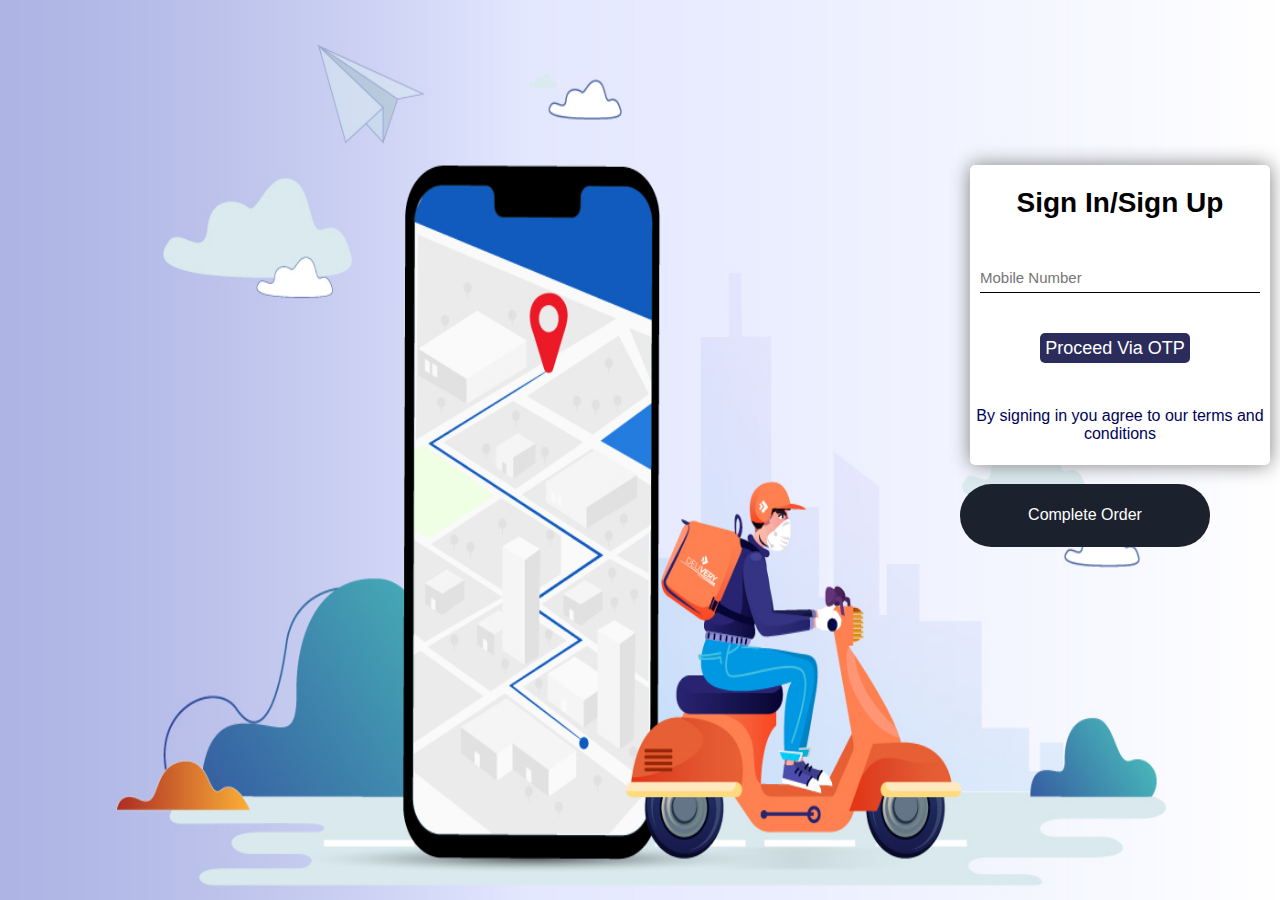
<file: login.html>
<!DOCTYPE html>
<html lang="en">
<head>
    <meta charset="UTF-8">
    <meta http-equiv="X-UA-Compatible" content="IE=edge">
    <meta name="viewport" content="width=device-width, initial-scale=1.0">
    <title>meat delevery shop</title>
    <link rel="icon" type="" href="logo.img/icon-meat.png " >
    <link rel="stylesheet" href="login.css">
    <link rel="stylesheet" href="style-query.css">
    <link rel="stylesheet" href="login-query.css">

</head>
<body>
    <div class="main-body">

       
        <img src="logo.img/delevery.jpg" class="main-img">
            <!-- partial:index.partial.html -->
   
        <div class="login-page">
           <h1 class="login-heading">
            Sign In/Sign Up</h1>
            <div>
              <input type="text" placeholder="Mobile Number" id="input" maxlength="10">
              <div class="span-div">
              <span id="error-id">please enter 10 numbers</span>
            </div>
                <button class="button" onclick=" btonclick()">Proceed Via OTP</button>
            </div>
            <p class="p-text">By signing in you agree to our terms and conditions</p>
        </div>
       
     <button class="order">
        <span class="default">Complete Order</span
        ><span class="success"
          >Order Placed<svg viewbox="0 0 12 10">
            <polyline points="1.5 6 4.5 9 10.5 1"></polyline></svg></span>
        <div class="box"></div>
  
        <div class="truck">
          <div class="back"></div>
          <div class="front">
            <div class="window"></div>
          </div>
          <div class="light top"></div>
          <div class="light bottom"></div>
        </div>
        <div class="lines"></div>
      </button>
       
       
    </div>
    <script src="https://cdnjs.cloudflare.com/ajax/libs/jquery/3.4.1/jquery.min.js"></script>
    <script src="login.js"></script>
</body>
</html>
</file>
<file: style.css>
*{
    margin:0;
    padding:0;
    /* overflow-y: hidden; */
 
}
.main-navbar{
    width: 100%;
    height: 100px;
    /* background-color: aquamarine; */
    display: flex;
    align-items: center;
    justify-content: center;
    box-shadow: 0 0 5px gray;
    position: fixed;
    background-color: white;
    top: 0;
    
   
    
}
.subnav{
    width: 85%;
    height: 100px;
    /* background-color: antiquewhite; */
    display: flex;
    justify-content: space-around;
    align-items: center;
    overflow: hidden;
}
.nav-logo{
    width: 120px;
    height: 220px;
}
.img-searchbar{
  display: flex;
  align-items: center;
  justify-content: space-around;
  width: 400px;
  /* background-color: aqua; */
}
/* Dropdown Button */
.dropbtn {
    /* background-color: #04AA6D; */
    color: rgb(0, 0, 0);
    width: 100px;
    font-size: 14px;
    height: 25px;
    cursor: pointer;
    border: 0;
    font-weight: 600;
    font-family: Georgia, 'Times New Roman', Times, serif;
  }
  .login-div{
    /* display: none; */
    display: flex;
    justify-content: space-around;
    width: 350px;
    height: 50px;
    /* background-color: aqua; */
    align-items: center;
  }
  /* Dropdown button on hover & focus */
  .dropbtn:active, .dropbtn:focus {
    background-color: #fff3f7;
  }
  
  /* The search field */
  #myInput {
    box-sizing: border-box;
    background-image: url('searchicon.png');
    background-position: 14px 12px;
    background-repeat: no-repeat;
    font-size: 16px;
    padding: 14px 20px 12px 45px;
    border: none;
    border-bottom: 1px solid #ddd;
  }
  
  /* The search field when it gets focus/clicked on */
  #myInput:focus {outline: 3px solid #ddd;}
  
  /* The container <div> - needed to position the dropdown content */
  .dropdown {
    position: relative;
    display: inline-block;
    margin-top: 6px;
  }
  
  /* Dropdown Content (Hidden by Default) */
  .dropdown-content {
    display: none;
    position: absolute;
    background-color: #f6f6f6;
    min-width: 230px;
    border: 1px solid #ddd;
    z-index: 1;
  }
  
  /* Links inside the dropdown */
  .dropdown-content a {
    color: black;
    padding: 12px 16px;
    text-decoration: none;
    display: block;
  }
  
  /* Change color of dropdown links on hover */
  .dropdown-content a:hover {background-color: #f1f1f1}
  
  /* Show the dropdown menu (use JS to add this class to the .dropdown-content container when the user clicks on the dropdown button) */
  .show {display:block;}
  .loc-p{
    font-size: 12px;
    margin-left: 16px;
    font-family: 'Lucida Sans', 'Lucida Sans Regular', 'Lucida Grande', 'Lucida Sans Unicode', Geneva, Verdana, sans-serif;
    font-weight: 400;
  }
  .Searchbar{
    width: 350px;
    background-color: rgba(240, 237, 237, 0.877);
    text-align: center;
    font-size: 18px;
    height: 30px;
    border-radius: 5px;
    border: 0;
    font-family: 'Times New Roman', Times, serif;
    box-shadow:  0 0 2px gray;
  }
  .login-link{
  text-decoration: none;
   color: black;
   font-size: 15px;
  }






  .frst-body{
    width: 100%;
    height: 50vh;
    /* background-color: aquamarine; */
    display: flex;
    justify-content: center;
    align-items: center;
    margin-top: 100px;
  }
  .frst-body-img{
    width: 1100px;
    height: 250px;
    border-radius: 10px;
    box-shadow: 0 0 5px gray;
  }


  .second-body{
    width: 100%;
    height: 75vh;
    /* background-color: antiquewhite; */
    display: flex;
    flex-direction: column;
    justify-content: space-around;
    align-items: center;
    align-items: center;
    overflow: hidden;

    
  }
  .second-text{
    font-weight: bolder;
    font-family: 'Times New Roman', Times, serif;
    font-size: 25px;
  }
  .second-subtext{
    margin-top: -20px;
    /* color: rgba(153, 153, 153, 0.658); */
    font-size: 15px;
  }
  .second-text-div{
    width: 1100px;
    height: 60px;
    /* background-color: aquamarine; */
    /* overflow: hidden; */

  }
  .card-div{
    width: 1100px;
    height: 170px;
      /* background-color: aquamarine; */
    display: flex;
    justify-content: space-around;
    align-items: center;
  }
  .card-row{
    display: flex;
    width: 550px;
    /* background-color: aqua; */
    justify-content: space-around;
  }
  .second-card{
    width: 130px;
    height: 160px;
    /* background-color: blueviolet; */
  }
  .card-img{
    width: 10px;
    height: 130px;

  }
  .card-name{
    font-family: 'Times New Roman', Times, serif;
    font-weight:300 ;
    text-align: center;
    font-size: 17px;
  }


  .offer-div{
    width: 100%;
    height: 170px;
    /* background-color: rgb(22, 250, 174); */
    display: flex;
    justify-content: space-around;
    flex-direction: column;
  }
  .offer-subdiv{
    width: 60%;
    height: 120px;
    /* background-color: #ff3c3c; */
    margin-left: 100px;
    display: flex;
    justify-content: space-around;
  }
  .offer-img{
    width: 350px;
    height: 120px;
    border-radius: 10px;
    }
    .offer-img:hover{
      transform: scale(1.1);
      transition-duration: .3s;
      box-shadow: 0 0 10px gray;
    }
  




    .third-div{
      width: 100%;
      height: 400px;
      /* background-color: aquamarine; */
      display: flex;
      align-items: center;
      justify-content: space-around;
    }
    .thrd-subdiv{
      width: 1100px;
      height: 395px;
      /* background-color: antiquewhite; */
    }
    .thrd-carddiv{
      display: flex;
      align-items: center;
      justify-content: space-around;
   
    }
    .thrd-cardrow{
      display: flex;
      width: 660px;
      justify-content: space-around;
      /* background-color: aquamarine; */
    }
    .thrd-cardrow1{
      display: flex;
      width:440px;
      justify-content: space-around;
    }
    .thrd-card{
      width: 200px;
      height: 300px;
      /* background-color: rgb(255, 163, 50); */
      display: flex;
      flex-direction: column;
      justify-content: space-around;
      /* align-items: center; */
    }

    .thrd-cardimg{
      width: 200px;
      height: 130px;
      border-radius: 10px;
    }
    .thrd-cardtext{
      font-size: 17px;
      font-family: 'Segoe UI', Tahoma, Geneva, Verdana, sans-serif ;
      font-weight: bolder;
    }
    .card-gms{
      font-size: 13px;
      color: gray;
    }
    .card-rate{
      font-weight: bolder;
    }
    .card-time{
      font-size: 13px;

    }




    .forth-div{
      width: 100%;
      height: 380px;
      /* background-color: aquamarine; */
      display: flex;
      flex-direction: column;
      align-items: center;
    }
    .forth-texdiv{
      width: 1100px;
      height: 70px;
      /* background-color: bisque; */
    
      
    }
    .forth-carddiv{
      width: 470px;
      height: 370px;
      /* background-color: #6b1818; */
      margin-right: 630px;
      display: flex;
      justify-content: space-between;
    }
    .forth-cardimg{
      width: 220px;
      height: 280px;
      border-radius: 10px;
    }



    .review-div{
      width: 100%;
      height: 350px;
      background-color: aliceblue;
      display: flex;
      justify-content: space-around;
      align-items: center;
    }
    .review-subdiv{
      width: 1100px;
      height: 350px;
      display: flex;
      justify-content: space-between;
      align-items: center;
      /* background-color: aqua; */
    }
    .review-box{
      width: 340px;
      height: 330px;
      /* background-color: #c97e7e; */
      display: flex;
      flex-direction: column;
      justify-content: space-around;
    
    }

    .border-box{
      border: 3px solid rgb(216, 9, 9);
      width: 50px;
      border-radius: 10px;
      
    }
    .box-heading{
      font-weight: bold;
    }
   .box-para{
    color: rgb(56, 53, 53);
   }
    


   .footer{
    width: 100%;
    height: 390px;
    /* background-color: aquamarine; */
    display: flex;
    justify-content: center;
    align-items: center;
   }
   .sub-footer{
    width: 1100px;
    height: 350px;
    /* background-color: antiquewhite; */
    display: flex;
    /* justify-content: space-around; */
    align-items: end;
   }

   .footer-div1{
    width: 350px;
    height: 360px;
    /* background-color: burlywood; */
    display: flex;
    flex-direction: column;
    justify-content: space-around;
   }
.footer-logo{
  width: 170px;
  height: 90px;
}
.footer-heading{
  font-size: 15px;
  font-weight: bold;
}
.footer-imgdiv{
  display: flex;
  justify-content: space-between;
  width: 320px;
  /* background-color:aqua; */
}
.footer-logodiv{
  display: flex;
  justify-content: space-between;
  width: 130px;
}
.footerlogo:hover{
  transform: scale(1.3);
  transition-duration: .3s;
  box-shadow: 0 0 10px gray;
  border-radius: 100px;
}
.footer-div2{
  width: 390px;
  height: 360px;
  /* background-color: rgb(110, 106, 101); */
  display: flex;
  flex-direction: column;
  justify-content: space-around;
}

.footer-link{
  text-decoration: none;
  color: rgb(5, 5, 5);
  font-size: 15px;
}
.sub-div2{
  display: flex;
}
.sub2-div2{
  display: flex;
  flex-direction: column;
  width: 50%;
  height: 200px;
  /* background-color: aquamarine; */
}


.footer-lastdiv{
  width: 350px;
  height: 350px;
  /* background-color: rgb(171, 137, 202); */
  display: flex;
  flex-direction: column;
  justify-content: space-around;
}
.visa-img{
  width: 290px;
  text-align: center;
}





.city-footer{
  width: 100%;
  height: 250px;
  background-color: rgb(255, 247, 236);
  display: flex;
  justify-content: space-around;
  align-items: center;
}
.sub-city{
  width: 1100px;
  height: 200px;
  /* background-color: antiquewhite; */
  display: flex;
  justify-content: center;
  /* align-items: center; */
  flex-direction: column;
}
.city-text{
  font-size: 17px;
  font-weight: bold;
  font-family: 'Gill Sans', 'Gill Sans MT', Calibri, 'Trebuchet MS', sans-serif;
}
.city-buttondiv{
  width: 1100px;
  height:60px ;
  /* background-color: burlywood; */
  display: flex;
  justify-content: space-around;
  align-items: center;
}
.city-button{
  width: 110px;
  height: 40px;
  background-color: rgb(255, 255, 255);
  border: 0;
  border-radius: 15px;
  /* box-shadow: 0 0 5px gray; */
  font-family: 'Times New Roman', Times, serif;

}



.fifth-body{
  width: 100%;
  height: 150vh;
  /* background-color: rgb(180, 175, 168); */
  display: flex;
  align-items: center;
  justify-content: center;
}
.fifth-subdiv{
  width: 1100px;
  height: 130vh;
  /* background-color: aliceblue; */
  display: flex;
  flex-direction: column;
  justify-content: space-around;
}
.fifth-menus{
  width: 1100px;
  height: 70px;
  /* background-color: aquamarine; */
}
.fifth-menushead{
  font-size: 15px;
  height: 20px;
 /* background-color: bisque; */
 text-shadow: 0 0 1px rgb(236, 132, 132);
  width: 120px;
  font-weight: bold;
  font-family: Georgia, 'Times New Roman', Times, serif;
  cursor: pointer;

} 
.fifth-menushead:hover{
  color: red;

}
.menu-details{
  font-size: 12px;
  font-weight: bold;
  color: gray;
  cursor: pointer;
}





.last-footer{
  width: 100%;
  height: 220px;
background-color: rgb(68, 68, 68);
display: flex;
flex-direction: column;
justify-content: space-around;
align-items: center;
}
.last-subfoot{
  width: 980px;
  height: 180px;
  /* background-color: aquamarine; */
  display: flex;
  flex-direction: column;
  justify-content: space-around;
  align-items: center;
}
.last-foottext{
  font-size: 13px;
  color: white;
  text-align: center;

}
</file>
<file: style-query.css>
@media (max-width: 500px) {
  * {
    overflow-x: hidden;
  }
  .main-navbar {
    width: 100%;
    height: 100px;
    /* background-color: black; */
    display: flex;
    align-items: flex-start;
  }
  .subnav {
    width: 100%;
    height: 100px;
    /* background-color: aqua; */
    display: flex;
    flex-direction: column;
    justify-content: space-evenly;
  }
  .img-searchbar {
    overflow: hidden;
  }
  .login-div {
    overflow: hidden;
    background-color: rgb(255, 219, 219);
    width: 100%;
  }
  .nav-logo {
    width: 100px;
    height: 150px;
  }
  .dropbtn {
    /* display: none; */
    width: 130px;
    /* background-color: aqua; */
  }
  .Searchbar {
    display: none;
  }

  .frst-body {
    width: 100%;
    height: 300px;
    /* background-color: aqua; */
  }
  .frst-body-img {
    width: 330px;
    height: 170px;
    box-shadow: 0 0 5px gray;
  }
  .login-link{
    font-size: 10px;
  }







  .second-body {
    width: 100%;
    height: 700px;
    /* background-color: aqua; */
    display: flex;
    flex-direction: column;
  }
  .second-text-div {
    width: 100%;
    overflow: hidden;
    display: flex;
    flex-direction: column;
    height: 70px;
    /* background-color: antiquewhite; */
    justify-content: center;
    align-items: center;
  }
  .second-text {
    align-items: center;
    overflow: hidden;
    font-size: 26px;
  }
  .second-subtext {
    align-items: center;
    overflow: hidden;
    font-size: 13px;
  }
  .card-div {
    /* background-color: rgb(189, 216, 216); */
    width: 100%;
    height: 300px;
    display: flex;
    flex-direction: column;

    overflow: hidden;
  }
  .card-row {
    width: 100%;
    overflow: hidden;
  }
  .second-card {
    width: 130px;
    height: 140px;
    /* background-color: blueviolet; */
    overflow: hidden;
  }
  .card-img {
    width: 3px;
    height: 120px;
    overflow: hidden;
  }






  .offer-div {
    width: 100%;
    display: flex;
    align-items: center;
    flex-direction: column;
    justify-content: center;

    /* background-color: blue; */
  }
  .offer-subdiv {
    width: 100%;
    /* background-color: aqua; */
    margin-left: 0;
    display: flex;
    align-items: center;
  }
  .offer-img {
    width: 170px;
    height: 110px;
    box-shadow: 0 0 5px gray;
  }







  .third-div {
    width: 100%;
    height: 500px;
    /* background-color: aquamarine; */
    overflow: hidden;
  
  }
  .thrd-subdiv {
    width: 100%;
    height: 520px;
    /* background-color: aliceblue; */
    overflow: hidden;
    text-align: center;
  }
  .thrd-carddiv {
    width: 100%;
    height: 450px;
    display: flex;
    flex-direction: column;
    /* background-color: rgb(186, 186, 255); */
  }
  .thrd-cardrow{
    width: 100%;
    height: 200px;
    /* background-color: beige; */
    overflow: hidden;

  }
  .thrd-cardrow1{
    width: 80%;
    display: flex;
    justify-content: space-around;
  }
  .thrd-card {
    width: 115px;
    height: 200px;
    overflow: hidden;
    /* background-color: aqua; */
    display: flex;
    flex-direction: column;
    align-items: flex-start;
    border: 1px solid rgb(240, 236, 236);
    border-radius: 10px;
    /* box-shadow: 0 0 1px gray; */
  }
  .thrd-cardimg{
    width: 115px;
    height: 80px;
    border-radius: 10px;
    overflow: hidden;
   
  }
  .thrd-cardtext{
    font-size: 10px;
    overflow: hidden;
    text-align: left;
  }
  .card-gms{
    overflow: hidden;
    font-size:8px ;
  }
  .card-rate{
    overflow: hidden;
    font-size: 13px;
  }
  .card-time{
    overflow: hidden;
    font-size: 9px;
  }






  .forth-div{
    width: 100%;
    height: 300px;
    /* background-color: aqua; */
  }
  .forth-texdiv{
    width: 100%;
    /* background-color: antiquewhite; */
    display: flex;
    flex-direction: column;
    align-items: center;
    justify-content: center;

  }
  .forth-carddiv{
    width: 100%;
    height: 200px;
    /* background-color: burlywood; */
    margin-right: 0px;
    display: flex;
    justify-content: space-around;
    align-items: center;

  }
  .forth-cardimg{
    width: 150px;
    height: 180px;
    border-radius: 5px;
  }






  .review-div{
    width: 100%;
    height: 260px;
    overflow: hidden;
    background-color:  rgb(241, 255, 250);
    display: flex;
    justify-content: space-around;
  }
  .review-subdiv{
    width: 100%;
  }
  .border-box{
    border-width: 1px solid red;
  }
  .review-box{
    width: 32%;
    height: 250px;
    overflow: hidden;
    text-align: start;
    border: 1px solid rgb(255, 228, 228);
    border-radius: 5px;
    background-color: rgb(241, 255, 250);

  }
  .box-heading{
    font-size: 10px;
  }
  .box-para{
    font-size: 9px;
  }





  .footer{
    width: 100%;
    /* background-color: aquamarine; */
    height: 300px;
    display: flex;
    align-items: center;
    justify-content: center;
    overflow: hidden;
  }
  .sub-footer{
    width: 100%;
  }
  .footer-div1{
    width: 100%;
    height: 290px;
    display: flex;
    flex-direction: column;
    align-items: center;
    /* background-color: rgb(255, 255, 74); */
  }
  .footer-logo{
    width: 100px;
    height: 40px;
  }
  .footer-heading{
    font-size: 10px;
    font-weight: bold;
    overflow: hidden;
  }
  .footer-img{
    width: 60px;
    height: 30px;
  }
  .footer-imgdiv{
    width: 150px;
  }
  .footer-logodiv{
    width: 110px;
  }
  .footerlogo{
    width: 30px;
    height: 30px;
  }








  .footer-div2{
    display: none;
  }
  .sub2-div2{
    display: none;
  }
  .footer-lastdiv{
    /* display: none; */
    width: 100%;
    height: 260px;
    /* background-color: beige; */
    display: flex;
    flex-direction: column;
    /* align-items: center; */
  }
  .footer-heading{

  }
  .span-div{
    overflow: hidden;
  }
  .overflw{
    overflow: hidden;
    font-size: 10px;
  }
  .ft-span{
    font-size: 10px;
    text-align: center;
  }
  .visa-img{
    width: 140px;
  }






  .city-footer{
    display: none;
  }
  .fifth-body{
    display: none;
  }



  .last-foote{
    width: 100%;
    height: 250px;
    overflow: hidden;
  }
  .last-subfoot{
    width: 100%;
    height: 250px;
    overflow: hidden;
  }
  .last-foottext{
    font-size: 10px;
    overflow: hidden;
  }


}
</file>
<file: cart.css>
*{
    margin: 0;
    padding: 0;
}
.cart-div{
    width: 100%;
    height: 100px;
    /* background-color: aquamarine; */
}
.third-div{
    width: 100%;
    height: 400px;
    /* background-color: aquamarine; */
    display: flex;
    align-items: center;
    justify-content: space-around;
  }
  .thrd-subdiv{
    width:100%;
    height: 395px;
    /* background-color: antiquewhite; */
  }
  .thrd-carddiv{
    display: flex;
    align-items: center;
    justify-content: space-around;
  }
  .card-row{
    display: flex;
    width: 60%;
    justify-content: space-around;
    /* background-color: aqua; */
  }
  .card-row1{
    display: flex;
    width: 40%;
    justify-content: space-around;
  }
  .thrd-card{
    width: 200px;
    height: 300px;
    /* background-color: rgb(255, 163, 50); */
    display: flex;
    flex-direction: column;
    justify-content: space-around;
    /* align-items: center; */
  }

  .thrd-cardimg{
    width: 200px;
    height: 130px;
    border-radius: 10px;
  }
  .thrd-cardtext{
    font-size: 17px;
    font-family: 'Segoe UI', Tahoma, Geneva, Verdana, sans-serif ;
    font-weight: bolder;
  }
  .card-gms{
    font-size: 13px;
    color: gray;
  }
  .card-rate{
    font-weight: bolder;
  }
  .card-time{
    font-size: 13px;

  }
  .cart-heading{
    font-family: 'Segoe UI', Tahoma, Geneva, Verdana, sans-serif;
    text-align: center;
    margin-top: 20px;
    color: rgb(1, 1, 46);
  }
</file>
<file: categorie.css>
*{
    padding: 0;
    margin: 0;
}
.main-body{
    width: 100%;
    height: 100vh;
    /* background-color: bisque; */
    display: flex;
   /* justify-content: center; */
   flex-direction: column;
   align-items: center;
}
.logo-div{
    width: 1100px;
    height: 80px;
    /* background-color: aquamarine; */
    display: flex;
    align-items: center;
}
.logo-img{
    width: 250px;
    height: 60px;
}
/* .main-img{
    width: 1000px;
    height: 200px;
    border-radius: 20px;
} */
.main-heading{
    font-family: 'Times New Roman', Times, serif;
}
.card-div{
    width: 1200px;
    height: 550px;
    /* background-color: aliceblue; */
    display: flex;
    flex-direction: column;
    justify-content: space-around;
    align-items: center;
}
.card-subdiv1{
    width: 1200px;
    height: 250px;
    /* background-color: rgb(18, 117, 121); */
    display: flex;
    justify-content: space-around;
    align-items: center;
}
.card-subdiv{
    width: 1100px;
    height: 250px;
    /* background-color: cadetblue; */
    display: flex;
    justify-content: space-around;
    align-items: center;
}
.card{
    width: 160px;
    height: 230px;
    /* background-color: antiquewhite; */
    display: flex;
    flex-direction: column;
    justify-content: space-around;
    align-items: center;
    border-radius: 10px;
    box-shadow: 0 0 5px gray;

}
.card-img{
    width: 150px;
    height: 150px;
}
.card-name{
    font-size: 21px;
    font-weight: bold;
}
#button{
    width: 120px;
    height: 30px;
    font-size: 15px;
    border: 0;
    background-image: linear-gradient(to right, rgb(102, 0, 0) , rgb(248, 83, 83));
    border-radius: 10px;
    color: white;
    box-shadow: 0 0 5px gray;
}
#button:hover{

    background-image: linear-gradient(to right, rgb(255, 185, 185) ,rgb(255, 206, 206));

    color: black;
}
</file>
<file: cate-query.css>
@media(max-width:500px){

*{
    overflow-x: hidden;
}
.main-body{
    width: 100%;
    height: 160vh;
}
.logo-div{
    width: 100%;
    /* background-color: aquamarine; */
    display: flex;
    align-items: start;
    justify-content: start;
    overflow: hidden;
}
.logo-img{
    width: 80px;
    height: 50px;
}
.main-heading{
    overflow: hidden;
    width: 100%;
    text-align: center;
    height: 60px;
    /* background-color: aquamarine; */
}
.card-div{
    /* background-color: aqua; */
    width: 100%;
    height: 800px;
    display: flex;
    flex-direction: column;
    justify-content: center;
    align-items: center;
}
.card-subdiv1{
    width: 100%;
    height: 400px;
    /* background-color: rgb(226, 139, 25); */
    display: flex;
    flex-direction: column;
    overflow: hidden;

}
.card-rowdiv{
    width: 100%;
 
}
.card{
    width: 30%;
    height: 180px;
    overflow: hidden;

}
.card-img{
    width:110px ;
    overflow: hidden;
}
.card-name{
    font-size: 13px;
}
#button{
    width: 90px;
    font-size: 12px;
}
.card-subdiv{
    width: 100%;
    height: 400px;
    /* background-color: antiquewhite; */
    display: flex;
    flex-direction: column;
    overflow: hidden;

}
.card-rowdiv1{
    width: 100%;
    display: flex;
    justify-content: space-around;

}
.card2-rowdiv{
    width: 100%;
    display: flex;
    justify-content: space-around;
 
}
.card2-rowdiv1{
    width: 100%;
    display: flex;
    justify-content: space-around;

}

}
</file>
<file: login.css>
*{
    margin: 0;
    padding: 0;
}
.main-body{
    width: 100%;
    height: 100vh;
    /* background-image: linear-gradient(180deg, rgb(206, 248, 255), rgb(255, 255, 255));   */
      display: flex;
    align-items: center;
    justify-content: space-around;
    /* flex-direction: column; */
}
.main-img{
    width: 100%;
    height: 100vh;
    position: absolute;
    display: flex;
    justify-content: space-around;
    align-items: center;
    flex-direction: column;
}
.login-page{
    width: 300px;
    height: 300px;
    margin-left: 900px;
    margin-bottom: 500px;
        /* background-image: linear-gradient(to right, rgb(255, 208, 208), rgb(249, 253, 213));    */
         position: relative;
    box-shadow: 0 0 20px gray;
    background-color: rgb(255, 255, 255);
    border-radius: 5px;
    display: flex;
    flex-direction: column;
    justify-content: space-around;
    align-items: center;

    margin-top: 230px;
}
.login-heading{
    font-size: 28px;
}
.span-div{
  width: 300px;
  height: 30px;
  /* background-color: #1C212E; */
}
#error-id{
  font-size: 15px;
  color: red;
  text-align: center;
  margin-left: 50px;
  display: none;
}
#input{
    font-size: 15px;
    width: 280px;
    height: 30px;
    border: 0;
border-bottom: 1px solid black;
margin-left: 10px;
border-radius: 5p;
}
.button{
    border-radius: 5px;
    margin-top: 10px;
    margin-left: 70px;
    width: 150px;
    height: 30px;
    font-size: 18px;
    border: 0;
    color: white;
    background-color: rgb(44, 44, 92);
}
.p-text{
    text-align: center;
    color: rgb(2, 2, 87);
    font-weight: 500;
}
:root {
    --primary: #275EFE;
    --primary-light: #7699FF;
    --dark: #1C212E;
    --grey-dark: #3F4656;
    --grey: #6C7486;
    --grey-light: #CDD9ED;
    --white: #FFF;
    --green: #16BF78;
    --sand: #DCB773;
    --sand-light: #EDD9A9;
  }
  
  
  .order {
 
    appearance: none;
    border: 0;
    background: var(--dark);
    position: relative;
    height: 63px;
    width: 250px;
     padding: 0; 
    outline: none;
    cursor: pointer;
    border-radius: 32px;
    /* -webkit-mask-image: -webkit-radial-gradient(white, black); */
    -webkit-tap-highlight-color: transparent;
    overflow: hidden;
    transition: transform 0.3s ease;
    margin-top: 130px;
    margin-left: -450px;
    
  }
  .order span {
    --o: 1;
    position: absolute;
    left: 0;
    right: 0;
    text-align: center;
    top: 19px;
    line-height: 24px;
    color: var(--white);
    font-size: 16px;
    font-weight: 500;
    opacity: var(--o);
    transition: opacity 0.3s ease;
  }
  .order span.default {
    transition-delay: 0.3s;
  }
  .order span.success {
    --offset: 16px;
    --o: 0;
  }
  .order span.success svg {
    width: 12px;
    height: 10px;
    display: inline-block;
    vertical-align: top;
    fill: none;
    margin: 7px 0 0 4px;
    stroke: var(--green);
    stroke-width: 2;
    stroke-linecap: round;
    stroke-linejoin: round;
    stroke-dasharray: 16px;
    stroke-dashoffset: var(--offset);
    transition: stroke-dashoffset 0.3s ease;
  }
  .order:active {
    transform: scale(0.96);
  }
  .order .lines {
    opacity: 0;
    position: absolute;
    height: 3px;
    background: var(--white);
    border-radius: 2px;
    width: 6px;
    top: 30px;
    left: 100%;
    box-shadow: 15px 0 0 var(--white), 30px 0 0 var(--white), 45px 0 0 var(--white), 60px 0 0 var(--white), 75px 0 0 var(--white), 90px 0 0 var(--white), 105px 0 0 var(--white), 120px 0 0 var(--white), 135px 0 0 var(--white), 150px 0 0 var(--white), 165px 0 0 var(--white), 180px 0 0 var(--white), 195px 0 0 var(--white), 210px 0 0 var(--white), 225px 0 0 var(--white), 240px 0 0 var(--white), 255px 0 0 var(--white), 270px 0 0 var(--white), 285px 0 0 var(--white), 300px 0 0 var(--white), 315px 0 0 var(--white), 330px 0 0 var(--white);
  }
  .order .back, .order .box {
    --start: var(--white);
    --stop: var(--grey-light);
    border-radius: 2px;
    background: linear-gradient(var(--start), var(--stop));
    position: absolute;
  }
  .order .truck {
    width: 60px;
    height: 41px;
    left: 100%;
    z-index: 1;
    top: 11px;
    position: absolute;
    transform: translateX(24px);
  }
  .order .truck:before, .order .truck:after {
    --r: -90deg;
    content: '';
    height: 2px;
    width: 20px;
    right: 58px;
    position: absolute;
    display: block;
    background: var(--white);
    border-radius: 1px;
    transform-origin: 100% 50%;
    transform: rotate(var(--r));
  }
  .order .truck:before {
    top: 4px;
  }
  .order .truck:after {
    --r: 90deg;
    bottom: 4px;
  }
  .order .truck .back {
    left: 0;
    top: 0;
    width: 60px;
    height: 41px;
    z-index: 1;
  }
  .order .truck .front {
    overflow: hidden;
    position: absolute;
    border-radius: 2px 9px 9px 2px;
    width: 26px;
    height: 41px;
    left: 60px;
  }
  .order .truck .front:before, .order .truck .front:after {
    content: '';
    position: absolute;
    display: block;
  }
  .order .truck .front:before {
    height: 13px;
    width: 2px;
    left: 0;
    top: 14px;
    background: linear-gradient(var(--grey), var(--grey-dark));
  }
  .order .truck .front:after {
    border-radius: 2px 9px 9px 2px;
    background: var(--primary);
    width: 24px;
    height: 41px;
    right: 0;
  }
  .order .truck .front .window {
    overflow: hidden;
    border-radius: 2px 8px 8px 2px;
    background: var(--primary-light);
    transform: perspective(4px) rotateY(3deg);
    width: 22px;
    height: 41px;
    position: absolute;
    left: 2px;
    top: 0;
    z-index: 1;
    transform-origin: 0 50%;
  }
  .order .truck .front .window:before, .order .truck .front .window:after {
    content: '';
    position: absolute;
    right: 0;
  }
  .order .truck .front .window:before {
    top: 0;
    bottom: 0;
    width: 14px;
    background: var(--dark);
  }
  .order .truck .front .window:after {
    width: 14px;
    top: 7px;
    height: 4px;
    position: absolute;
    background: rgba(255, 255, 255, 0.14);
    transform: skewY(14deg);
    box-shadow: 0 7px 0 rgba(255, 255, 255, 0.14);
  }
  .order .truck .light {
    width: 3px;
    height: 8px;
    left: 83px;
    transform-origin: 100% 50%;
    position: absolute;
    border-radius: 2px;
    transform: scaleX(0.8);
    background: #f0dc5f;
  }
  .order .truck .light:before {
    content: '';
    height: 4px;
    width: 7px;
    opacity: 0;
    transform: perspective(2px) rotateY(-15deg) scaleX(0.94);
    position: absolute;
    transform-origin: 0 50%;
    left: 3px;
    top: 50%;
    margin-top: -2px;
    background: linear-gradient(90deg, #f0dc5f, rgba(240, 220, 95, 0.7), rgba(240, 220, 95, 0));
  }
  .order .truck .light.top {
    top: 4px;
  }
  .order .truck .light.bottom {
    bottom: 4px;
  }
  .order .box {
    --start: var(--sand-light);
    --stop: var(--sand);
    width: 21px;
    height: 21px;
    right: 100%;
    top: 21px;
  }
  .order .box:before, .order .box:after {
    content: '';
    top: 10px;
    position: absolute;
    left: 0;
    right: 0;
  }
  .order .box:before {
    height: 3px;
    margin-top: -1px;
    background: rgba(0, 0, 0, 0.1);
  }
  .order .box:after {
    height: 1px;
    background: rgba(0, 0, 0, 0.15);
  }
  .order.animate .default {
    --o: 0;
    transition-delay: 0s;
  }
  .order.animate .success {
    --offset: 0;
    --o: 1;
    transition-delay: 7s;
  }
  .order.animate .success svg {
    transition-delay: 7.3s;
  }
  .order.animate .truck {
    animation: truck 10s ease forwards;
  }
  .order.animate .truck:before {
    animation: door1 2.4s ease forwards 0.3s;
  }
  .order.animate .truck:after {
    animation: door2 2.4s ease forwards 0.6s;
  }
  .order.animate .truck .light:before, .order.animate .truck .light:after {
    animation: light 10s ease forwards;
  }
  .order.animate .box {
    animation: box 10s ease forwards;
  }
  .order.animate .lines {
    animation: lines 10s ease forwards;
  }
  @keyframes truck {
    10%, 30% {
      transform: translateX(-164px);
    }
    40% {
      transform: translateX(-104px);
    }
    60% {
      transform: translateX(-224px);
    }
    75%, 100% {
      transform: translateX(24px);
    }
  }
  @keyframes lines {
    0%, 30% {
      opacity: 0;
      transform: scaleY(0.7) translateX(0);
    }
    35%, 65% {
      opacity: 1;
    }
    70% {
      opacity: 0;
    }
    100% {
      transform: scaleY(0.7) translateX(-400px);
    }
  }
  @keyframes light {
    0%, 30% {
      opacity: 0;
      transform: perspective(2px) rotateY(-15deg) scaleX(0.88);
    }
    40%, 100% {
      opacity: 1;
      transform: perspective(2px) rotateY(-15deg) scaleX(0.94);
    }
  }
  @keyframes door1 {
    30%, 50% {
      transform: rotate(32deg);
    }
  }
  @keyframes door2 {
    30%, 50% {
      transform: rotate(-32deg);
    }
  }
  @keyframes box {
    8%, 10% {
      transform: translateX(40px);
      opacity: 1;
    }
    25% {
      transform: translateX(112px);
      opacity: 1;
    }
    26% {
      transform: translateX(112px);
      opacity: 0;
    }
    27%, 100% {
      transform: translateX(0px);
      opacity: 0;
    }
  }
  html {
    box-sizing: border-box;
    -webkit-font-smoothing: antialiased;
  }
  * {
    box-sizing: inherit;
  }
  *:before, *:after {
    box-sizing: inherit;
  }
  body {
    min-height: 100vh;
    font-family: Roboto, Arial;
    display: flex;
    justify-content: center;
    align-items: center;
    background: #E4ECFA;
  }
  body .dribbble {
    position: fixed;
    display: block;
    right: 20px;
    bottom: 20px;
  }
  body .dribbble img {
    display: block;
    height: 28px;
  }
</file>
<file: login-query.css>
@media (max-width:500px) {
    *{
        overflow-x: hidden;
    }
    .main-body{
        width: 100%;
        height: 300px;
        display: flex;
        flex-direction: column;
    }
    .main-img{
        width: 100%;
        height: 700px;
        position: absolute;
        display: flex;
        justify-content: center;
        align-items: center;
      
    }
    .login-page{
        width: 80%;
        margin-top:0;
        margin-left: 0px;
        margin-bottom: 0px;
    }






    .order{
        margin-top: 10px;
        margin-left: 0px;
        height: 80px;
        width: 250px;
    }
    
}
</file>
